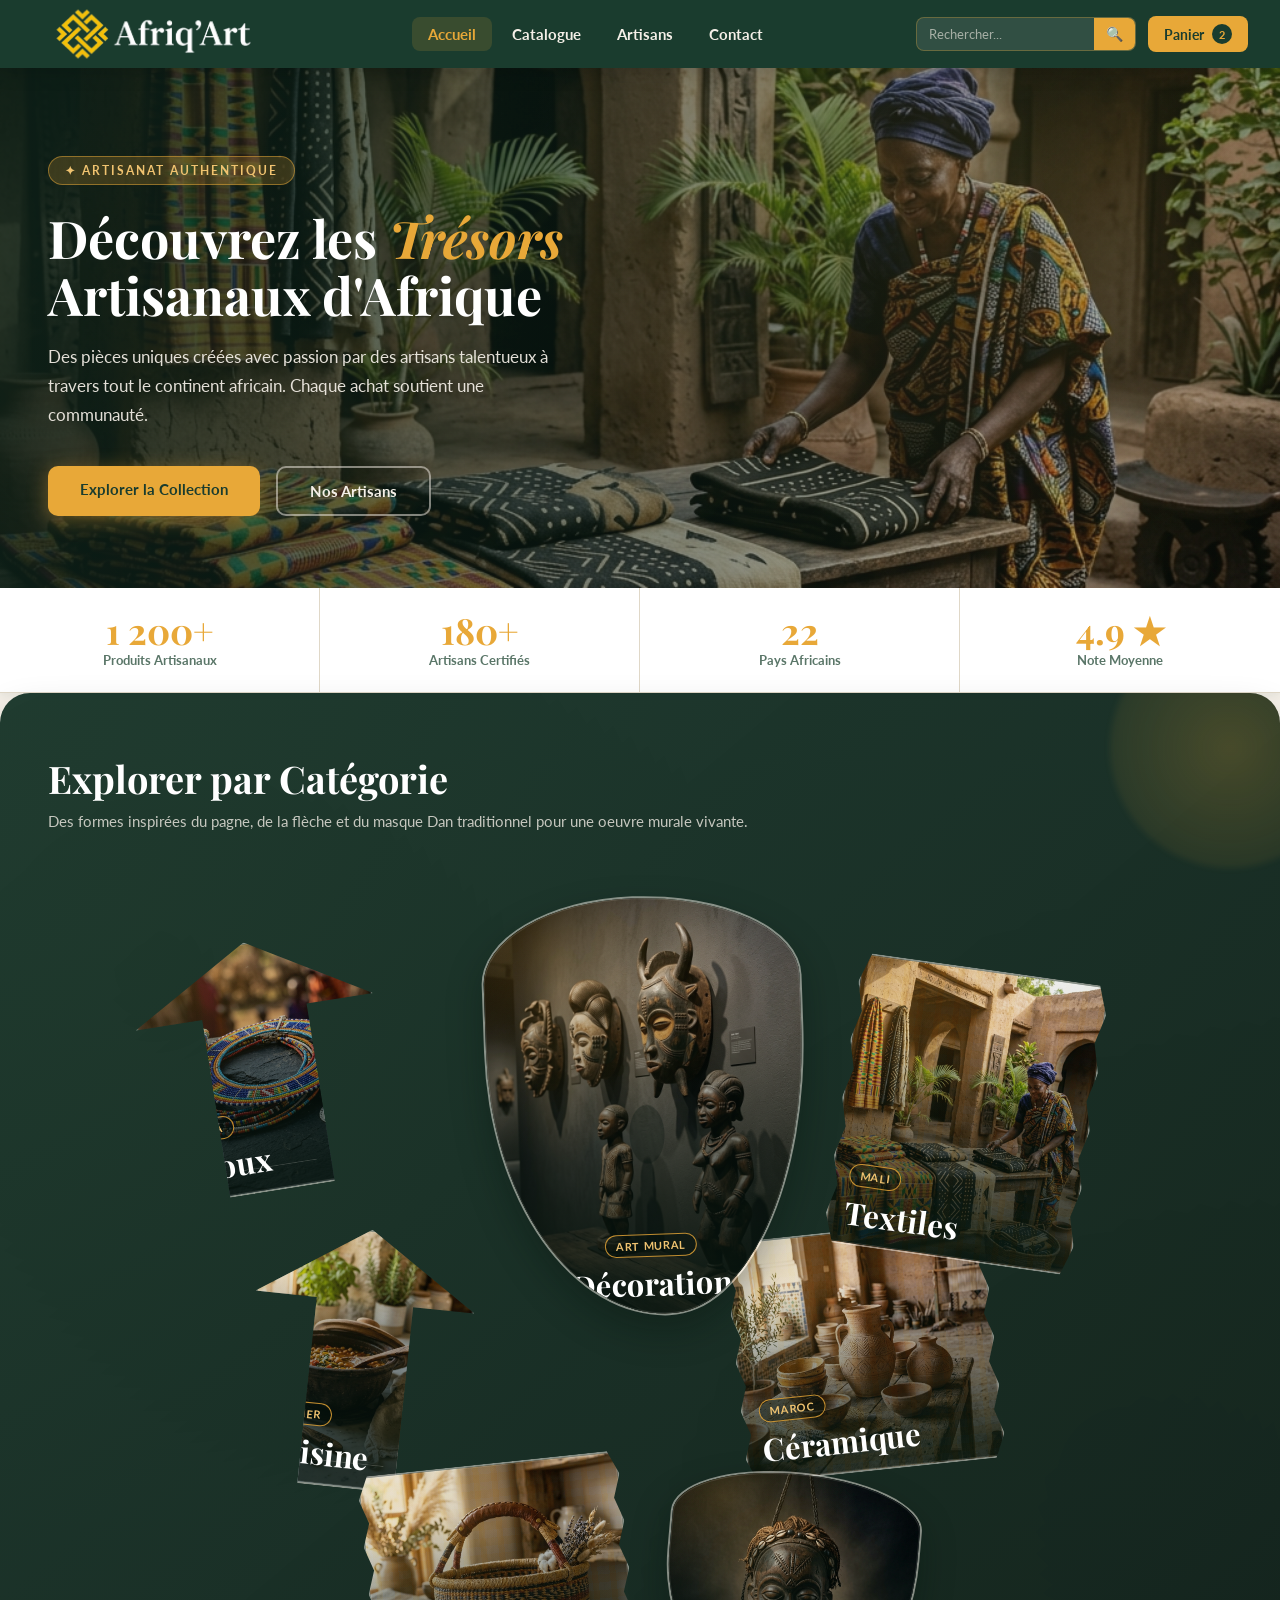
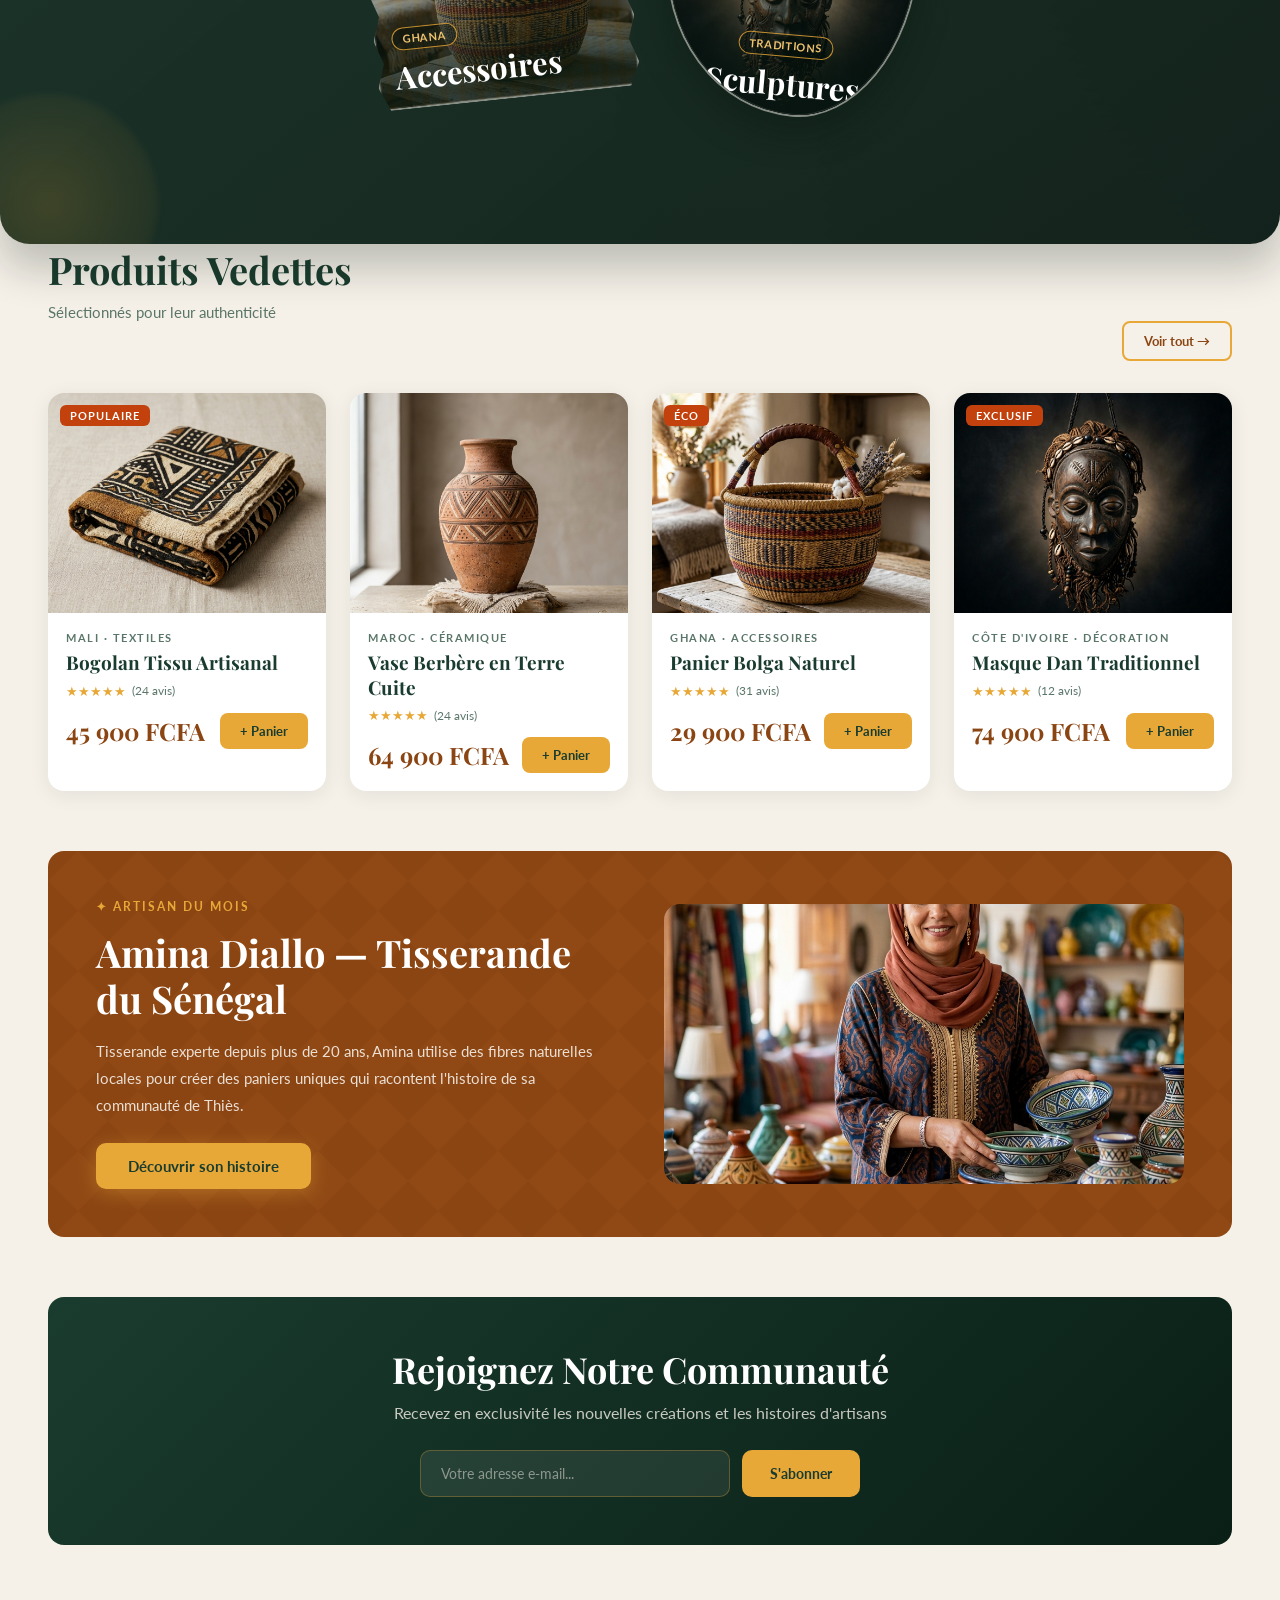
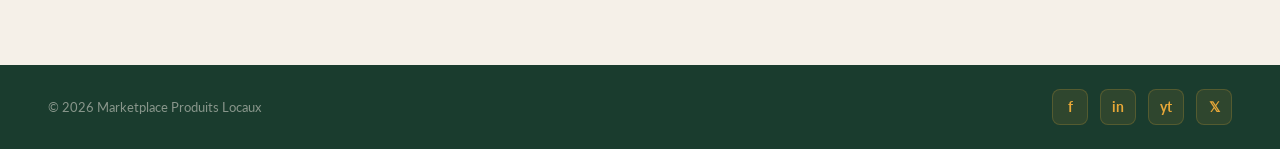
<file: html/index.html>
<!DOCTYPE html>
<html lang="fr">
<head>
    <meta charset="UTF-8">
    <meta name="viewport" content="width=device-width, initial-scale=1.0">
    <title>Afrik'Art - L'Artisanat Africain Authentique</title>
    <link rel="stylesheet" href="../css/global.css">
    <link rel="stylesheet" href="../css/style-index.css">
</head>
<body>
    <nav>
       <div class="lg">
         <a href="index.html" class="nav-logo" aria-label="Afriq'Art">
            <img class="nav-logo-image" src="../images/Logo_design_for_202604022210-removebg-preview.png" alt="Logo Afriq'Art">
        </a>
       </div>
        <div class="nav-links">
            <a href="index.html" class="nav-btn active">Accueil</a>
            <a href="catalogue.html" class="nav-btn">Catalogue</a>
            <a href="sellers.html" class="nav-btn">Artisans</a>
            <a href="contact.html" class="nav-btn">Contact</a>
        </div>
        <div class="nav-actions">
            <!-- ID "search-input-catalogue-bar" can be used here or in catalogue, prompt says "haut".
                 We will also use it in catalogue just in case, but let's put it here for the global search. -->
            <div class="nav-search-box">
                <input type="text" placeholder="Rechercher...">
                <button>🔍</button>
            </div>
            <a href="cart.html" class="cart-btn">
                Panier <span class="cart-count">2</span>
            </a>
        </div>
    </nav>

    <main>
        <div class="hero">
            <div class="hero-media-slider" id="hero-media-slider" aria-hidden="true">
                <video class="hero-bg-video" autoplay muted loop playsinline preload="auto" poster="../images/cat_textiles.png">
                    <source src="../video%20hero%20section/African_handcrafted_products_202604022111.mp4" type="video/mp4">
                </video>
            </div>
            <div class="hero-gradient-overlay" aria-hidden="true"></div>
            <div class="hero-content">
                <div class="hero-tag">✦ Artisanat Authentique</div>
                <h1>Découvrez les <em>Trésors</em> Artisanaux d'Afrique</h1>
                <p>Des pièces uniques créées avec passion par des artisans talentueux à travers tout le continent africain. Chaque achat soutient une communauté.</p>
                <div class="hero-buttons">
                    <a href="catalogue.html" class="btn-primary">Explorer la Collection</a>
                    <a href="sellers.html" class="btn-outline">Nos Artisans</a>
                </div>
            </div>
        </div>

        <div class="stats-bar">
            <div class="stat-item"><div class="stat-number">1 200+</div><div class="stat-label">Produits Artisanaux</div></div>
            <div class="stat-item"><div class="stat-number">180+</div><div class="stat-label">Artisans Certifiés</div></div>
            <div class="stat-item"><div class="stat-number">22</div><div class="stat-label">Pays Africains</div></div>
            <div class="stat-item"><div class="stat-number">4.9 ★</div><div class="stat-label">Note Moyenne</div></div>
        </div>

        <div class="section categories-showcase-section">
            <div class="section-title">Explorer par Catégorie</div>
            <div class="section-sub">Des formes inspirées du pagne, de la flèche et du masque Dan traditionnel pour une oeuvre murale vivante.</div>
            <div class="mural-cascade">
                <a href="catalogue.html" class="mural-piece shape-mask-dan" style="--x:37%;--y:4%;--w:320px;--h:420px;--rot:-2deg;--z:8;--delay:0ms;">
                    <img src="../images/cat_decoration.png" alt="Décoration artisanale">
                    <div class="mural-overlay"></div>
                    <div class="mural-meta"><span class="mural-chip">Art mural</span><h3>Décoration</h3></div>
                </a>
                <a href="catalogue.html" class="mural-piece shape-fleche" style="--x:8%;--y:9%;--w:240px;--h:250px;--rot:-9deg;--z:7;--delay:100ms;">
                    <img src="../images/cat_jewelry.png" alt="Bijoux africains">
                    <div class="mural-overlay"></div>
                    <div class="mural-meta"><span class="mural-chip">Kenya</span><h3>Bijoux</h3></div>
                </a>
                <a href="catalogue.html" class="mural-piece shape-pagne" style="--x:67%;--y:12%;--w:250px;--h:292px;--rot:8deg;--z:7;--delay:200ms;">
                    <img src="../images/cat_textiles.png" alt="Textiles artisanaux">
                    <div class="mural-overlay"></div>
                    <div class="mural-meta"><span class="mural-chip">Mali</span><h3>Textiles</h3></div>
                </a>
                <a href="catalogue.html" class="mural-piece shape-fleche" style="--x:17%;--y:41%;--w:220px;--h:260px;--rot:6deg;--z:6;--delay:300ms;">
                    <img src="../images/cat_kitchen.png" alt="Cuisine artisanale">
                    <div class="mural-overlay"></div>
                    <div class="mural-meta"><span class="mural-chip">Atelier</span><h3>Cuisine</h3></div>
                </a>
                <a href="catalogue.html" class="mural-piece shape-pagne" style="--x:58%;--y:41%;--w:260px;--h:242px;--rot:-6deg;--z:6;--delay:400ms;">
                    <img src="../images/cat_ceramics.png" alt="Céramique d'art">
                    <div class="mural-overlay"></div>
                    <div class="mural-meta"><span class="mural-chip">Maroc</span><h3>Céramique</h3></div>
                </a>
                <a href="catalogue.html" class="mural-piece shape-pagne" style="--x:27%;--y:67%;--w:262px;--h:236px;--rot:-6deg;--z:9;--delay:500ms;">
                    <img src="../images/product-panier-bolga.jpg" alt="Accessoires en fibres">
                    <div class="mural-overlay"></div>
                    <div class="mural-meta"><span class="mural-chip">Ghana</span><h3>Accessoires</h3></div>
                </a>
                <a href="catalogue.html" class="mural-piece shape-mask-dan" style="--x:52%;--y:68%;--w:252px;--h:244px;--rot:5deg;--z:10;--delay:600ms;">
                    <img src="../images/product-masque-dan.jpg" alt="Sculptures traditionnelles">
                    <div class="mural-overlay"></div>
                    <div class="mural-meta"><span class="mural-chip">Traditions</span><h3>Sculptures</h3></div>
                </a>
            </div>
        </div>

        <div class="section" style="padding-top:0">
            <div class="section-header">
                <div><div class="section-title">Produits Vedettes</div><div class="section-sub">Sélectionnés pour leur authenticité</div></div>
                <a href="catalogue.html" class="view-all-btn">Voir tout →</a>
            </div>
            <div class="products-grid">
                <a href="product.html?id=1" class="product-card">
                    <div class="product-badge">Populaire</div>
                    <div class="product-img"><img src="../images/product-bogolan.jpg" alt="Bogolan"></div>
                    <div class="product-info">
                        <div class="product-origin">Mali · Textiles</div>
                        <h3 class="product-card-title-text">Bogolan Tissu Artisanal</h3>
                        <div class="product-rating"><span class="stars">★★★★★</span><span class="rating-count">(24 avis)</span></div>
                        <div class="product-footer">
                            <div class="product-price">45 900 FCFA</div>
                            <button class="add-btn">+ Panier</button>
                        </div>
                    </div>
                </a>
                <a href="product.html?id=2" class="product-card">
                    <div class="product-img"><img src="../images/product-vase-berbere.jpg" alt="Vase Berber"></div>
                    <div class="product-info">
                        <div class="product-origin">Maroc · Céramique</div>
                        <h3 class="product-card-title-text">Vase Berbère en Terre Cuite</h3>
                        <div class="product-rating"><span class="stars">★★★★★</span><span class="rating-count">(24 avis)</span></div>
                        <div class="product-footer">
                            <div class="product-price">64 900 FCFA</div>
                            <button class="add-btn">+ Panier</button>
                        </div>
                    </div>
                </a>
                <a href="product.html?id=4" class="product-card">
                    <div class="product-badge">Éco</div>
                    <div class="product-img"><img src="../images/product-panier-bolga.jpg" alt="Panier Bolga"></div>
                    <div class="product-info">
                        <div class="product-origin">Ghana · Accessoires</div>
                        <h3 class="product-card-title-text">Panier Bolga Naturel</h3>
                        <div class="product-rating"><span class="stars">★★★★★</span><span class="rating-count">(31 avis)</span></div>
                        <div class="product-footer">
                            <div class="product-price">29 900 FCFA</div>
                            <button class="add-btn">+ Panier</button>
                        </div>
                    </div>
                </a>
                <a href="product.html?id=5" class="product-card">
                    <div class="product-badge">Exclusif</div>
                    <div class="product-img"><img src="../images/product-masque-dan.jpg" alt="Masque Dan"></div>
                    <div class="product-info">
                        <div class="product-origin">Côte d'Ivoire · Décoration</div>
                        <h3 class="product-card-title-text">Masque Dan Traditionnel</h3>
                        <div class="product-rating"><span class="stars">★★★★★</span><span class="rating-count">(12 avis)</span></div>
                        <div class="product-footer">
                            <div class="product-price">74 900 FCFA</div>
                            <button class="add-btn">+ Panier</button>
                        </div>
                    </div>
                </a>
            </div>
        </div>

        <div class="section" style="padding-top:0">
            <div class="spotlight">
                <div class="spotlight-text">
                    <span class="spotlight-tag">✦ Artisan du Mois</span>
                    <h2>Amina Diallo — Tisserande du Sénégal</h2>
                    <p>Tisserande experte depuis plus de 20 ans, Amina utilise des fibres naturelles locales pour créer des paniers uniques qui racontent l'histoire de sa communauté de Thiès.</p>
                    <a href="sellers.html" class="btn-primary">Découvrir son histoire</a>
                </div>
                <div class="spotlight-img"><img src="../images/seller-woman-ceramics.jpg" alt="Amina Diallo" style="width:100%;height:100%;object-fit:cover;border-radius:var(--radius)"></div>
            </div>
        </div>

        <div class="section" style="padding-top:0">
            <div class="newsletter">
                <h2>Rejoignez Notre Communauté</h2>
                <p>Recevez en exclusivité les nouvelles créations et les histoires d'artisans</p>
                <div class="newsletter-form">
                    <input type="email" placeholder="Votre adresse e-mail...">
                    <button type="button">S'abonner</button>
                </div>
            </div>
        </div>
    </main>

    <footer>
       
        <div style="font-size:13px;color:rgba(245,240,232,.5)">© 2026 Marketplace Produits Locaux</div>
        <div class="footer-socials">
            <div class="social-icon">f</div><div class="social-icon">in</div><div class="social-icon">yt</div><div class="social-icon">𝕏</div>
        </div>
    </footer>
</body>
</html>
</file>
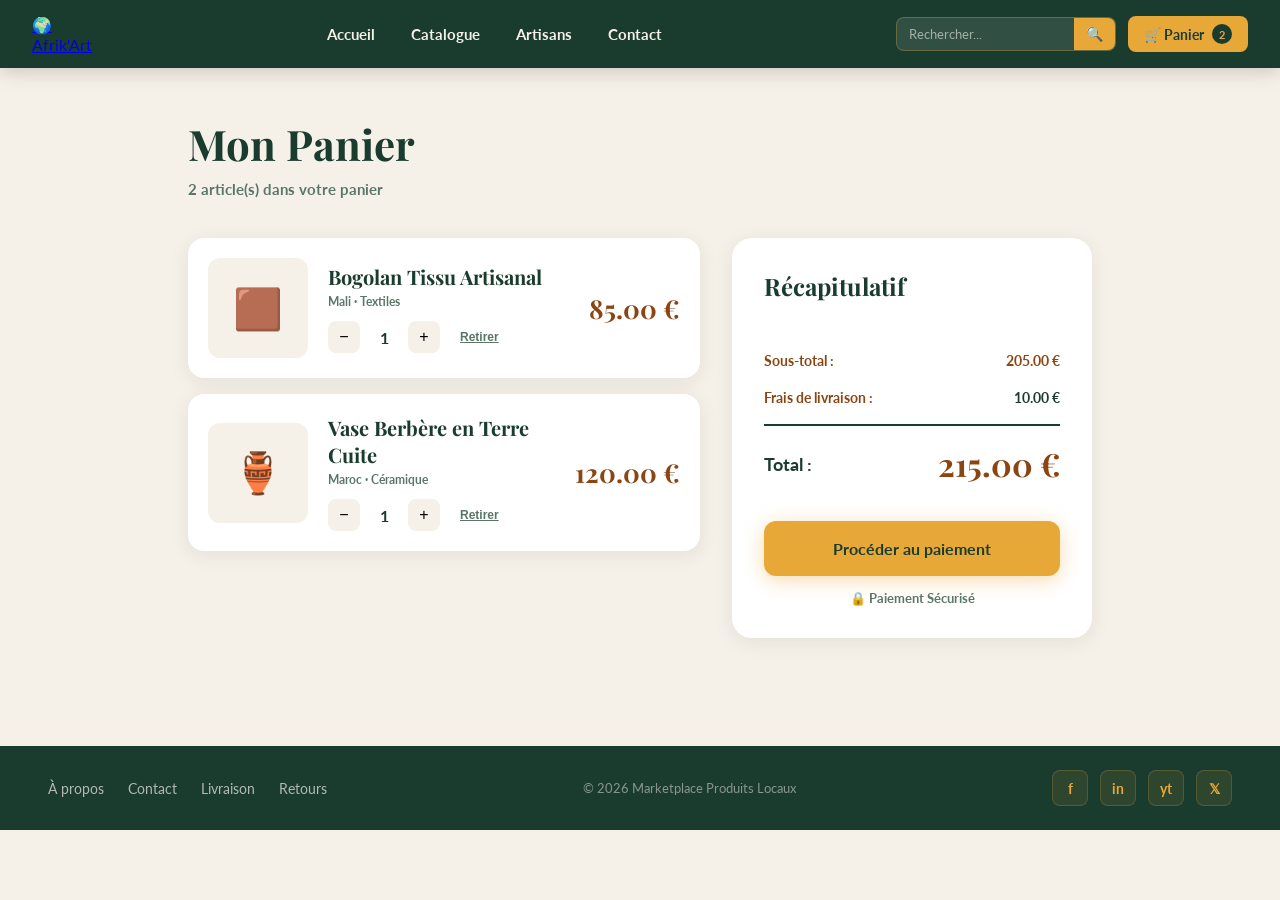
<file: cart.html>
<!DOCTYPE html>
<html lang="fr">
<head>
    <meta charset="UTF-8">
    <meta name="viewport" content="width=device-width, initial-scale=1.0">
    <title>Mon Panier - Afrik'Art</title>
    <link rel="stylesheet" href="css/global.css">
    <link rel="stylesheet" href="css/style-cart.css">
</head>
<body>
    <nav>
        <a href="index.html" class="nav-logo">
            <div class="nav-logo-icon">🌍</div>
            Afrik<span>'Art</span>
        </a>
        <div class="nav-links">
            <a href="index.html" class="nav-btn">Accueil</a>
            <a href="catalogue.html" class="nav-btn">Catalogue</a>
            <a href="sellers.html" class="nav-btn">Artisans</a>
            <a href="contact.html" class="nav-btn">Contact</a>
        </div>
        <div class="nav-actions">
            <div class="nav-search-box">
                <input type="text" placeholder="Rechercher...">
                <button>🔍</button>
            </div>
            <a href="cart.html" class="cart-btn active">
                🛒 Panier <span class="cart-count">2</span>
            </a>
        </div>
    </nav>

    <main class="cart-page">
        <h1>Mon Panier</h1>
        <div class="cart-subtitle">2 article(s) dans votre panier</div>

        <div class="cart-layout">
            <div class="cart-items">
                <!-- REQUIS: class="cart-item-price-display" -->
                <div class="cart-item">
                    <div class="cart-item-img">🟫</div>
                    <div class="cart-item-info">
                        <div class="cart-item-name">Bogolan Tissu Artisanal</div>
                        <div class="cart-item-origin">Mali · Textiles</div>
                        <div class="cart-item-controls">
                            <button class="cart-qty-btn">−</button>
                            <span class="cart-qty">1</span>
                            <button class="cart-qty-btn">+</button>
                            <button class="cart-remove">Retirer</button>
                        </div>
                    </div>
                    <div class="cart-item-price-display">85.00 €</div>
                </div>

                <div class="cart-item">
                    <div class="cart-item-img">🏺</div>
                    <div class="cart-item-info">
                        <div class="cart-item-name">Vase Berbère en Terre Cuite</div>
                        <div class="cart-item-origin">Maroc · Céramique</div>
                        <div class="cart-item-controls">
                            <button class="cart-qty-btn">−</button>
                            <span class="cart-qty">1</span>
                            <button class="cart-qty-btn">+</button>
                            <button class="cart-remove">Retirer</button>
                        </div>
                    </div>
                    <div class="cart-item-price-display">120.00 €</div>
                </div>
            </div>

            <div class="cart-summary">
                <h2>Récapitulatif</h2>
                <div class="summary-line">
                    <span class="summary-line-label">Sous-total :</span>
                    <span class="summary-line-value" style="color:var(--secondary-brown)">205.00 €</span>
                </div>
                <div class="summary-line">
                    <span class="summary-line-label">Frais de livraison :</span>
                    <span class="summary-line-value">10.00 €</span>
                </div>
                <div class="summary-total">
                    <span class="summary-total-label">Total :</span>
                    <span class="summary-total-value">215.00 €</span>
                </div>
                <button class="checkout-btn">Procéder au paiement</button>
                <div class="secure-badge">🔒 Paiement Sécurisé</div>
            </div>
        </div>
    </main>

    <footer>
        <div class="footer-links">
            <a href="#">À propos</a>
            <a href="contact.html">Contact</a>
            <a href="#">Livraison</a>
            <a href="#">Retours</a>
        </div>
        <div style="font-size:13px;color:rgba(245,240,232,.5)">© 2026 Marketplace Produits Locaux</div>
        <div class="footer-socials">
            <div class="social-icon">f</div><div class="social-icon">in</div><div class="social-icon">yt</div><div class="social-icon">𝕏</div>
        </div>
    </footer>
</body>
</html>
</file>
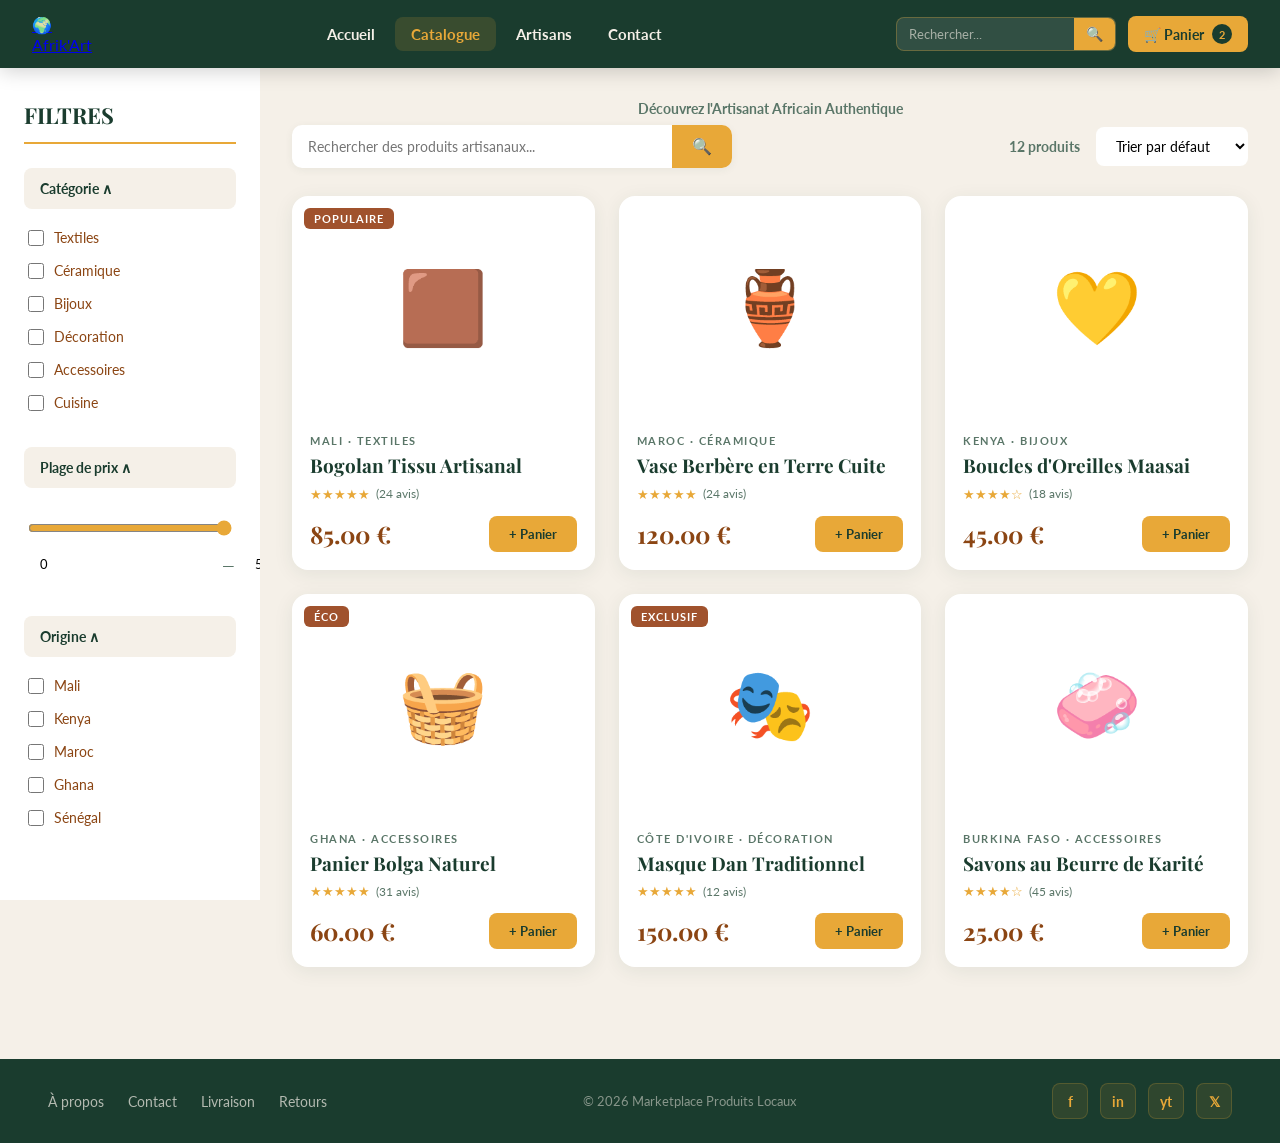
<file: catalogue.html>
<!DOCTYPE html>
<html lang="fr">
<head>
    <meta charset="UTF-8">
    <meta name="viewport" content="width=device-width, initial-scale=1.0">
    <title>Catalogue - Afrik'Art</title>
    <link rel="stylesheet" href="css/global.css">
    <link rel="stylesheet" href="css/style-catalogue.css">
</head>
<body>
    <nav>
        <a href="index.html" class="nav-logo">
            <div class="nav-logo-icon">🌍</div>
            Afrik<span>'Art</span>
        </a>
        <div class="nav-links">
            <a href="index.html" class="nav-btn">Accueil</a>
            <a href="catalogue.html" class="nav-btn active">Catalogue</a>
            <a href="sellers.html" class="nav-btn">Artisans</a>
            <a href="contact.html" class="nav-btn">Contact</a>
        </div>
        <div class="nav-actions">
            <!-- Global header search -->
            <div class="nav-search-box">
                <input type="text" placeholder="Rechercher...">
                <button>🔍</button>
            </div>
            <a href="cart.html" class="cart-btn">
                🛒 Panier <span class="cart-count">2</span>
            </a>
        </div>
    </nav>

    <main>
        <div class="catalogue-layout">
            <aside id="catalogue-sidebar-filters">
                <div class="filters-title">FILTRES</div>
                <div class="filter-group">
                    <button class="filter-group-header">Catégorie ∧</button>
                    <div>
                        <div class="filter-option"><input type="checkbox" id="c1" value="Textiles"><label for="c1">Textiles</label></div>
                        <div class="filter-option"><input type="checkbox" id="c2" value="Céramique"><label for="c2">Céramique</label></div>
                        <div class="filter-option"><input type="checkbox" id="c3" value="Bijoux"><label for="c3">Bijoux</label></div>
                        <div class="filter-option"><input type="checkbox" id="c4" value="Décoration"><label for="c4">Décoration</label></div>
                        <div class="filter-option"><input type="checkbox" id="c5" value="Accessoires"><label for="c5">Accessoires</label></div>
                        <div class="filter-option"><input type="checkbox" id="c6" value="Cuisine"><label for="c6">Cuisine</label></div>
                    </div>
                </div>
                <div class="filter-group">
                    <button class="filter-group-header">Plage de prix ∧</button>
                    <div class="price-range">
                        <input type="range" class="price-slider" min="0" max="500" value="500">
                        <div class="price-inputs">
                            <input type="number" class="price-input" value="0" placeholder="Min">
                            <span style="color:var(--text-light)">—</span>
                            <input type="number" class="price-input" value="500" placeholder="Max">
                        </div>
                    </div>
                </div>
                <div class="filter-group">
                    <button class="filter-group-header">Origine ∧</button>
                    <div>
                        <div class="filter-option"><input type="checkbox" id="o1" value="Mali"><label for="o1">Mali</label></div>
                        <div class="filter-option"><input type="checkbox" id="o2" value="Kenya"><label for="o2">Kenya</label></div>
                        <div class="filter-option"><input type="checkbox" id="o3" value="Maroc"><label for="o3">Maroc</label></div>
                        <div class="filter-option"><input type="checkbox" id="o4" value="Ghana"><label for="o4">Ghana</label></div>
                        <div class="filter-option"><input type="checkbox" id="o5" value="Sénégal"><label for="o5">Sénégal</label></div>
                    </div>
                </div>
            </aside>

            <div class="catalogue-main">
                <div style="text-align:center;margin-bottom:8px;color:var(--text-light);font-size:14px; font-weight:700;">Découvrez l'Artisanat Africain Authentique</div>
                
                <div class="catalogue-header">
                    <!-- REQUIS: id="search-input-catalogue-bar" -->
                    <div id="search-input-catalogue-bar">
                        <input type="text" placeholder="Rechercher des produits artisanaux...">
                        <button>🔍</button>
                    </div>
                    
                    <div style="display:flex;align-items:center;gap:16px;">
                        <span class="result-count">12 produits</span>
                        <select class="sort-select">
                            <option value="default">Trier par défaut</option>
                            <option value="price-asc">Prix croissant</option>
                            <option value="price-desc">Prix décroissant</option>
                            <option value="rating">Meilleures notes</option>
                        </select>
                    </div>
                </div>
                
                <div class="products-grid">
                    <!-- Products -->
                    <a href="product.html" class="product-card">
                        <div class="product-badge">Populaire</div>
                        <div class="product-img">🟫</div>
                        <div class="product-info">
                            <div class="product-origin">Mali · Textiles</div>
                            <h3 class="product-card-title-text">Bogolan Tissu Artisanal</h3>
                            <div class="product-rating"><span class="stars">★★★★★</span><span class="rating-count">(24 avis)</span></div>
                            <div class="product-footer">
                                <div class="product-price">85.00 €</div>
                                <button class="add-btn">+ Panier</button>
                            </div>
                        </div>
                    </a>
                    <a href="product.html" class="product-card">
                        <div class="product-img">🏺</div>
                        <div class="product-info">
                            <div class="product-origin">Maroc · Céramique</div>
                            <h3 class="product-card-title-text">Vase Berbère en Terre Cuite</h3>
                            <div class="product-rating"><span class="stars">★★★★★</span><span class="rating-count">(24 avis)</span></div>
                            <div class="product-footer">
                                <div class="product-price">120.00 €</div>
                                <button class="add-btn">+ Panier</button>
                            </div>
                        </div>
                    </a>
                    <a href="product.html" class="product-card">
                        <div class="product-img">💛</div>
                        <div class="product-info">
                            <div class="product-origin">Kenya · Bijoux</div>
                            <h3 class="product-card-title-text">Boucles d'Oreilles Maasai</h3>
                            <div class="product-rating"><span class="stars">★★★★☆</span><span class="rating-count">(18 avis)</span></div>
                            <div class="product-footer">
                                <div class="product-price">45.00 €</div>
                                <button class="add-btn">+ Panier</button>
                            </div>
                        </div>
                    </a>
                    <a href="product.html" class="product-card">
                        <div class="product-badge">Éco</div>
                        <div class="product-img">🧺</div>
                        <div class="product-info">
                            <div class="product-origin">Ghana · Accessoires</div>
                            <h3 class="product-card-title-text">Panier Bolga Naturel</h3>
                            <div class="product-rating"><span class="stars">★★★★★</span><span class="rating-count">(31 avis)</span></div>
                            <div class="product-footer">
                                <div class="product-price">60.00 €</div>
                                <button class="add-btn">+ Panier</button>
                            </div>
                        </div>
                    </a>
                    <a href="product.html" class="product-card">
                        <div class="product-badge">Exclusif</div>
                        <div class="product-img">🎭</div>
                        <div class="product-info">
                            <div class="product-origin">Côte d'Ivoire · Décoration</div>
                            <h3 class="product-card-title-text">Masque Dan Traditionnel</h3>
                            <div class="product-rating"><span class="stars">★★★★★</span><span class="rating-count">(12 avis)</span></div>
                            <div class="product-footer">
                                <div class="product-price">150.00 €</div>
                                <button class="add-btn">+ Panier</button>
                            </div>
                        </div>
                    </a>
                    <a href="product.html" class="product-card">
                        <div class="product-img">🧼</div>
                        <div class="product-info">
                            <div class="product-origin">Burkina Faso · Accessoires</div>
                            <h3 class="product-card-title-text">Savons au Beurre de Karité</h3>
                            <div class="product-rating"><span class="stars">★★★★☆</span><span class="rating-count">(45 avis)</span></div>
                            <div class="product-footer">
                                <div class="product-price">25.00 €</div>
                                <button class="add-btn">+ Panier</button>
                            </div>
                        </div>
                    </a>
                </div>
            </div>
        </div>
    </main>

    <footer>
        <div class="footer-links">
            <a href="#">À propos</a>
            <a href="contact.html">Contact</a>
            <a href="#">Livraison</a>
            <a href="#">Retours</a>
        </div>
        <div style="font-size:13px;color:rgba(245,240,232,.5)">© 2026 Marketplace Produits Locaux</div>
        <div class="footer-socials">
            <div class="social-icon">f</div><div class="social-icon">in</div><div class="social-icon">yt</div><div class="social-icon">𝕏</div>
        </div>
    </footer>
</body>
</html>
</file>
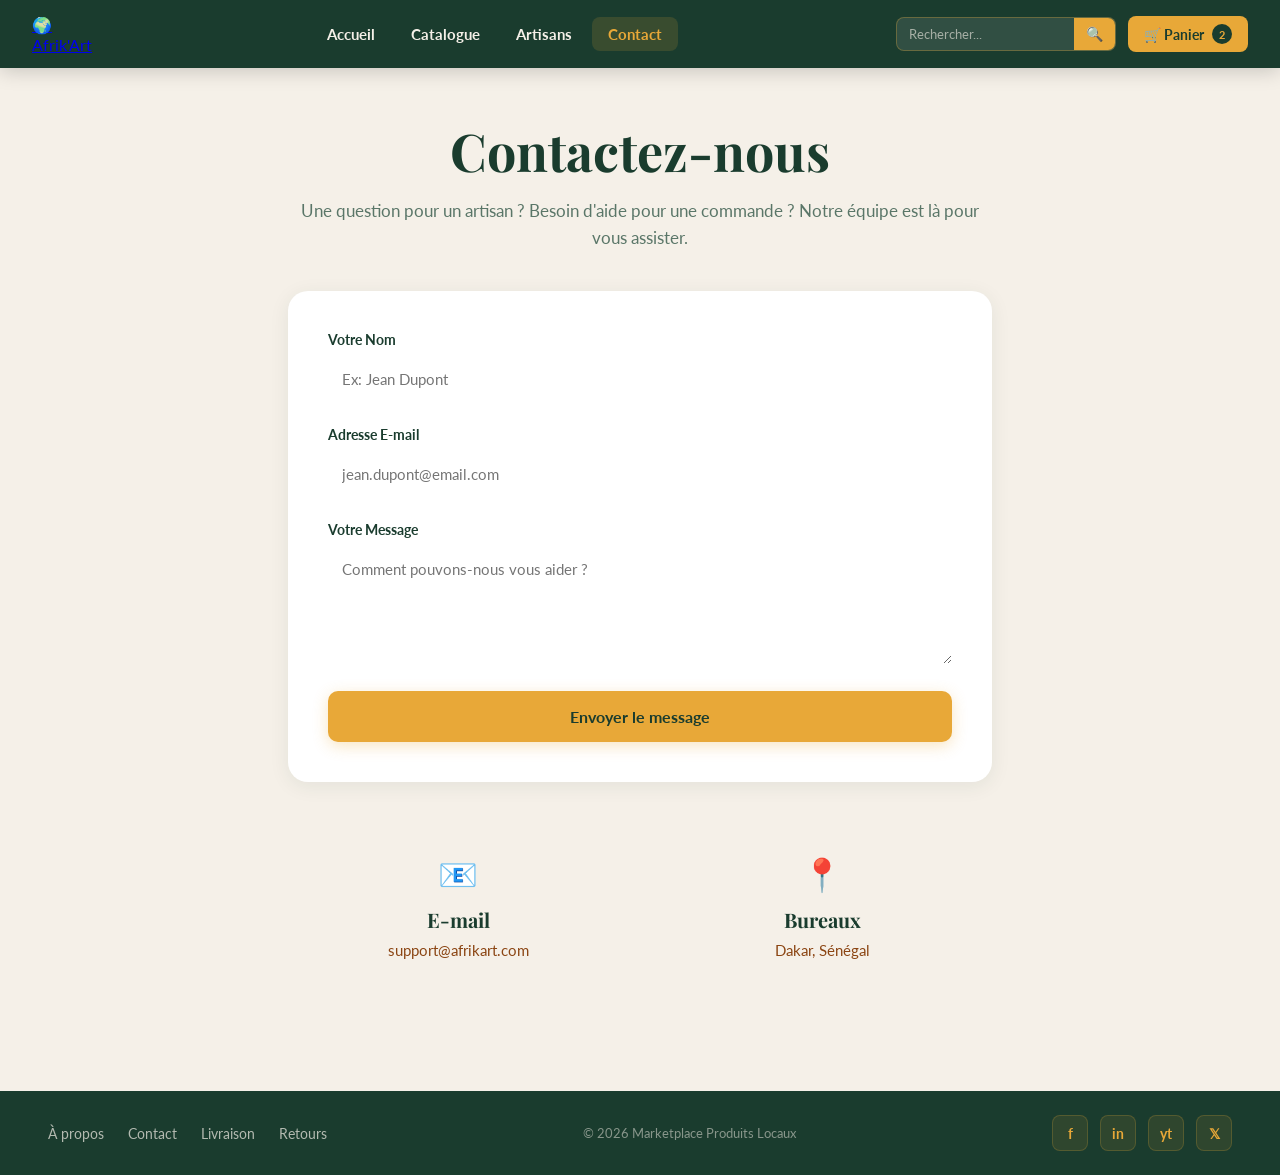
<file: contact.html>
<!DOCTYPE html>
<html lang="fr">
<head>
    <meta charset="UTF-8">
    <meta name="viewport" content="width=device-width, initial-scale=1.0">
    <title>Contact - Afrik'Art</title>
    <link rel="stylesheet" href="css/global.css">
    <link rel="stylesheet" href="css/style-contact.css">
</head>
<body>
    <nav>
        <a href="index.html" class="nav-logo">
            <div class="nav-logo-icon">🌍</div>
            Afrik<span>'Art</span>
        </a>
        <div class="nav-links">
            <a href="index.html" class="nav-btn">Accueil</a>
            <a href="catalogue.html" class="nav-btn">Catalogue</a>
            <a href="sellers.html" class="nav-btn">Artisans</a>
            <a href="contact.html" class="nav-btn active">Contact</a>
        </div>
        <div class="nav-actions">
            <div class="nav-search-box">
                <input type="text" placeholder="Rechercher...">
                <button>🔍</button>
            </div>
            <a href="cart.html" class="cart-btn">
                🛒 Panier <span class="cart-count">2</span>
            </a>
        </div>
    </nav>

    <main class="contact-page">
        <div class="contact-hero">
            <h1>Contactez-nous</h1>
            <p>Une question pour un artisan ? Besoin d'aide pour une commande ? Notre équipe est là pour vous assister.</p>
        </div>

        <div class="contact-form-container">
            <form action="#">
                <div class="form-group">
                    <label for="name">Votre Nom</label>
                    <input type="text" id="name" placeholder="Ex: Jean Dupont">
                </div>
                <div class="form-group">
                    <label for="email">Adresse E-mail</label>
                    <input type="email" id="email" placeholder="jean.dupont@email.com">
                </div>
                <div class="form-group">
                    <label for="message">Votre Message</label>
                    <textarea id="message" rows="5" placeholder="Comment pouvons-nous vous aider ?"></textarea>
                </div>
                <button type="submit" class="submit-btn" onclick="event.preventDefault(); alert('Message envoyé !');">Envoyer le message</button>
            </form>
        </div>

        <div class="contact-info-grid">
            <div class="contact-info-card">
                <div class="contact-info-icon">📧</div>
                <div class="contact-info-title">E-mail</div>
                <div class="contact-info-text">support@afrikart.com</div>
            </div>
            <div class="contact-info-card">
                <div class="contact-info-icon">📍</div>
                <div class="contact-info-title">Bureaux</div>
                <div class="contact-info-text">Dakar, Sénégal</div>
            </div>
        </div>
    </main>

    <footer>
        <div class="footer-links">
            <a href="#">À propos</a>
            <a href="contact.html">Contact</a>
            <a href="#">Livraison</a>
            <a href="#">Retours</a>
        </div>
        <div style="font-size:13px;color:rgba(245,240,232,.5)">© 2026 Marketplace Produits Locaux</div>
        <div class="footer-socials">
            <div class="social-icon">f</div><div class="social-icon">in</div><div class="social-icon">yt</div><div class="social-icon">𝕏</div>
        </div>
    </footer>
</body>
</html>
</file>
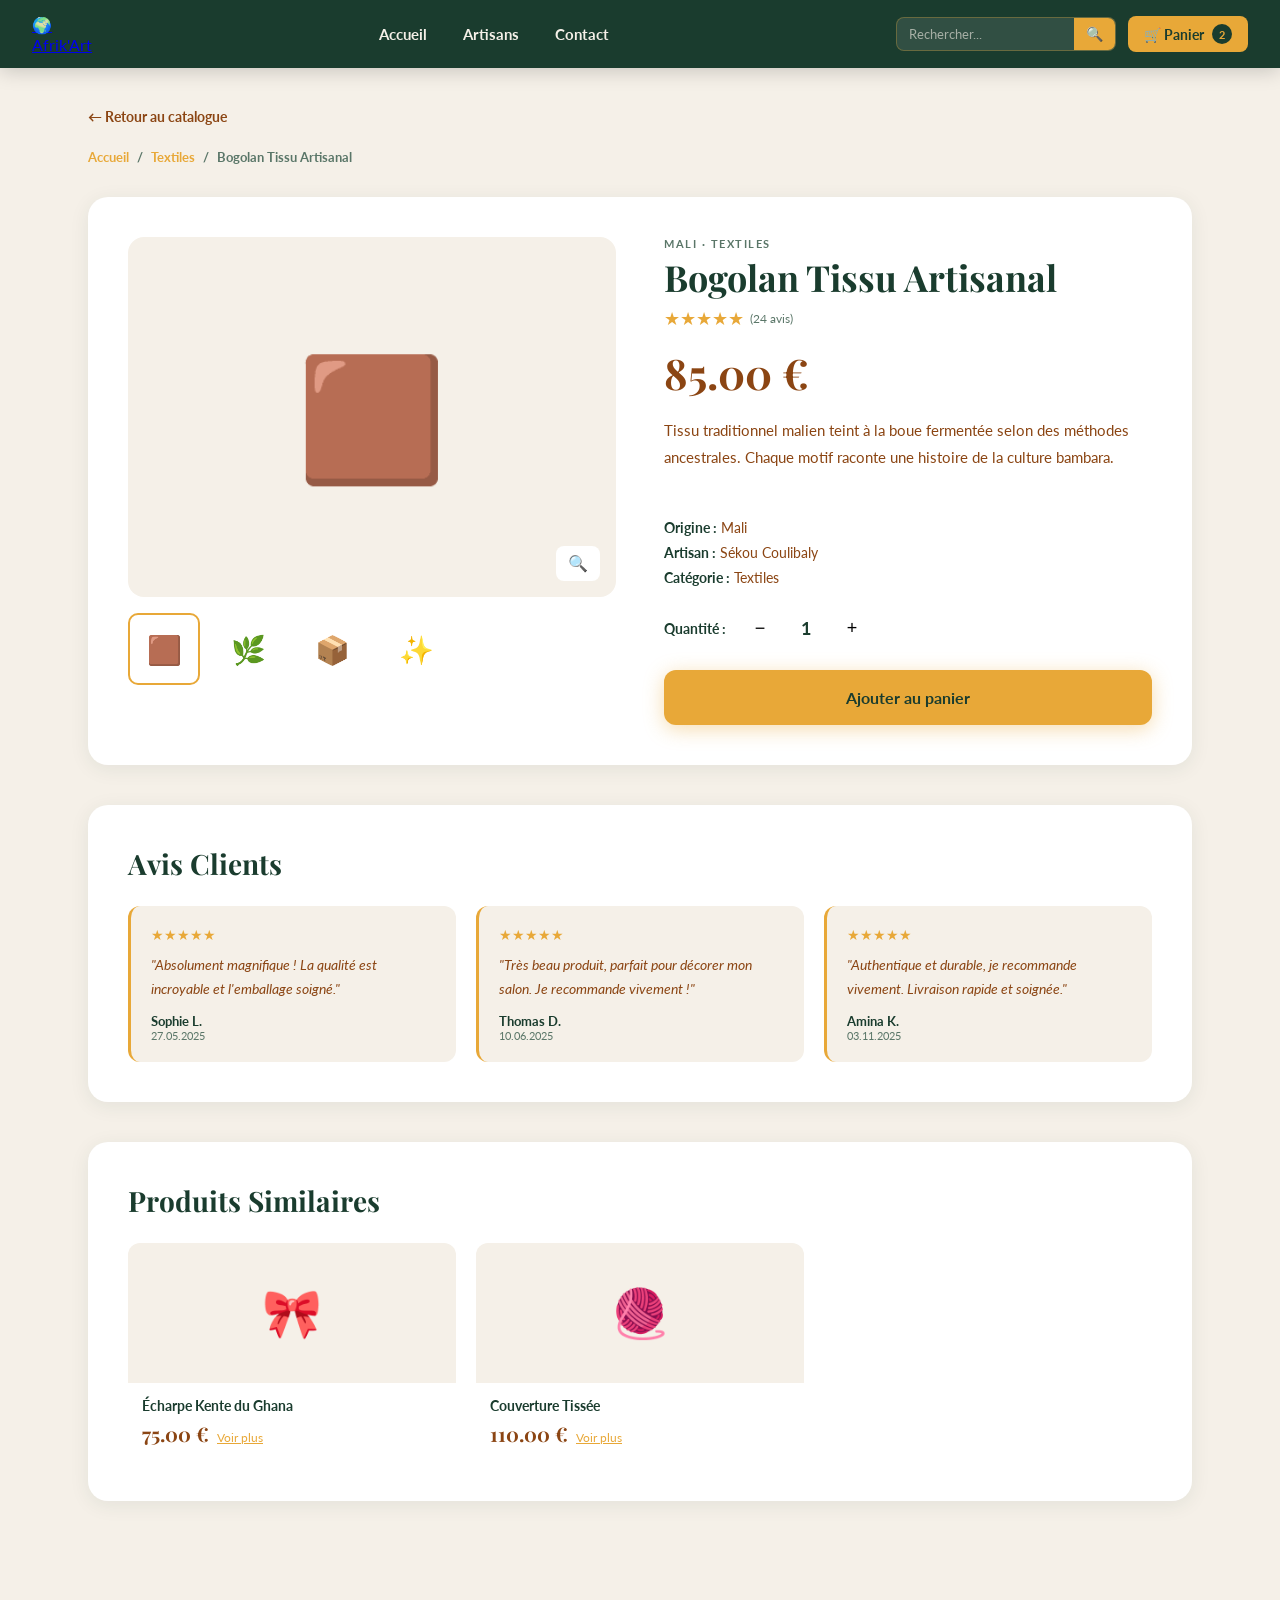
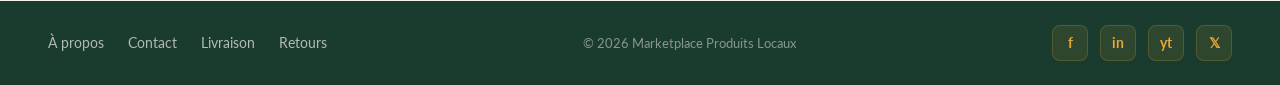
<file: product.html>
<!DOCTYPE html>
<html lang="fr">
<head>
    <meta charset="UTF-8">
    <meta name="viewport" content="width=device-width, initial-scale=1.0">
    <title>Détail Produit - Afrik'Art</title>
    <link rel="stylesheet" href="css/global.css">
    <link rel="stylesheet" href="css/style-product.css">
</head>
<body>
    <nav>
        <a href="index.html" class="nav-logo">
            <div class="nav-logo-icon">🌍</div>
            Afrik<span>'Art</span>
        </a>
        <div class="nav-links">
            <a href="index.html" class="nav-btn">Accueil</a>
            <a href="catalogue.html" class="nav-btn hidden">Catalogue</a>
            <a href="sellers.html" class="nav-btn">Artisans</a>
            <a href="contact.html" class="nav-btn">Contact</a>
        </div>
        <div class="nav-actions">
            <div class="nav-search-box">
                <input type="text" placeholder="Rechercher...">
                <button>🔍</button>
            </div>
            <a href="cart.html" class="cart-btn">
                🛒 Panier <span class="cart-count">2</span>
            </a>
        </div>
    </nav>

    <main class="product-detail-page">
        <a href="catalogue.html" class="back-btn">← Retour au catalogue</a>
        <div class="breadcrumb">
            <a href="index.html">Accueil</a><span>/</span>
            <a href="catalogue.html">Textiles</a><span>/</span>
            <span>Bogolan Tissu Artisanal</span>
        </div>
        
        <div class="product-detail-grid">
            <div>
                <div class="main-img-container">
                    <span style="font-size:120px">🟫</span>
                    <button class="zoom-btn">🔍</button>
                </div>
                <div class="thumb-strip">
                    <div class="thumb active">🟫</div>
                    <div class="thumb">🌿</div>
                    <div class="thumb">📦</div>
                    <div class="thumb">✨</div>
                </div>
            </div>
            <div class="product-detail-info">
                <div style="font-size: 11px; text-transform: uppercase; letter-spacing: 1.5px; color: var(--text-light); font-weight: 700; margin-bottom: 6px;">Mali · Textiles</div>
                <h1>Bogolan Tissu Artisanal</h1>
                <div style="display: flex; align-items: center; gap: 6px; margin-bottom: 12px;">
                    <span style="color: var(--gold); font-size: 18px;">★★★★★</span>
                    <span style="font-size: 12px; color: var(--text-light);">(24 avis)</span>
                </div>
                <div class="detail-price">85.00 €</div>
                <div class="detail-desc">Tissu traditionnel malien teint à la boue fermentée selon des méthodes ancestrales. Chaque motif raconte une histoire de la culture bambara.</div>
                <div class="detail-meta">
                    <p><strong>Origine :</strong> Mali</p>
                    <p><strong>Artisan :</strong> Sékou Coulibaly</p>
                    <p><strong>Catégorie :</strong> Textiles</p>
                </div>
                <div class="qty-selector">
                    <span class="qty-label">Quantité :</span>
                    <div class="qty-controls">
                        <button class="qty-btn">−</button>
                        <span class="qty-num">1</span>
                        <button class="qty-btn">+</button>
                    </div>
                </div>
                <button class="add-to-cart-btn">Ajouter au panier</button>
            </div>
        </div>

        <div class="reviews-section">
            <h2>Avis Clients</h2>
            <div class="reviews-grid">
                <div class="review-card">
                    <div class="review-stars">★★★★★</div>
                    <div class="review-text">"Absolument magnifique ! La qualité est incroyable et l'emballage soigné."</div>
                    <div class="review-author">Sophie L.</div>
                    <div class="review-date">27.05.2025</div>
                </div>
                <div class="review-card">
                    <div class="review-stars">★★★★★</div>
                    <div class="review-text">"Très beau produit, parfait pour décorer mon salon. Je recommande vivement !"</div>
                    <div class="review-author">Thomas D.</div>
                    <div class="review-date">10.06.2025</div>
                </div>
                <div class="review-card">
                    <div class="review-stars">★★★★★</div>
                    <div class="review-text">"Authentique et durable, je recommande vivement. Livraison rapide et soignée."</div>
                    <div class="review-author">Amina K.</div>
                    <div class="review-date">03.11.2025</div>
                </div>
            </div>
        </div>

        <div class="similar-section">
            <h2>Produits Similaires</h2>
            <div class="similar-grid">
                <a href="#" class="similar-card">
                    <div class="similar-img">🎀</div>
                    <div class="similar-info">
                        <div class="similar-name">Écharpe Kente du Ghana</div>
                        <div><span class="similar-price">75.00 €</span><span class="similar-link">Voir plus</span></div>
                    </div>
                </a>
                <a href="#" class="similar-card">
                    <div class="similar-img">🧶</div>
                    <div class="similar-info">
                        <div class="similar-name">Couverture Tissée</div>
                        <div><span class="similar-price">110.00 €</span><span class="similar-link">Voir plus</span></div>
                    </div>
                </a>
            </div>
        </div>
    </main>

    <footer>
        <div class="footer-links">
            <a href="#">À propos</a>
            <a href="contact.html">Contact</a>
            <a href="#">Livraison</a>
            <a href="#">Retours</a>
        </div>
        <div style="font-size:13px;color:rgba(245,240,232,.5)">© 2026 Marketplace Produits Locaux</div>
        <div class="footer-socials">
            <div class="social-icon">f</div><div class="social-icon">in</div><div class="social-icon">yt</div><div class="social-icon">𝕏</div>
        </div>
    </footer>
</body>
</html>
</file>
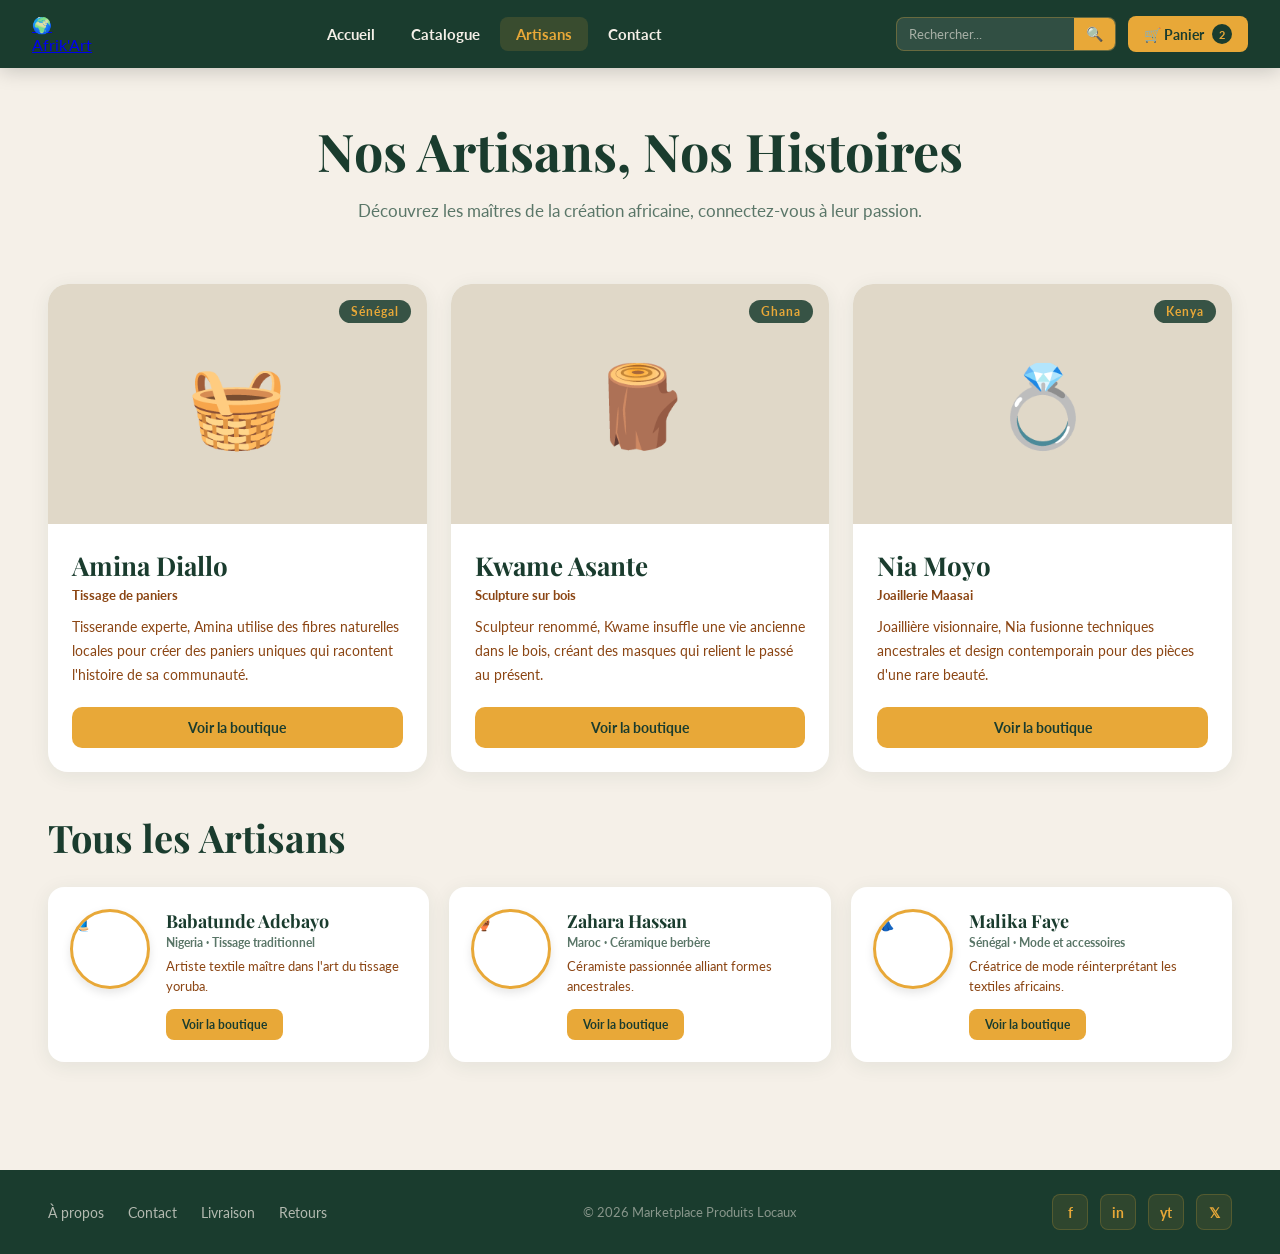
<file: sellers.html>
<!DOCTYPE html>
<html lang="fr">
<head>
    <meta charset="UTF-8">
    <meta name="viewport" content="width=device-width, initial-scale=1.0">
    <title>Nos Artisans - Afrik'Art</title>
    <link rel="stylesheet" href="css/global.css">
    <link rel="stylesheet" href="css/style-sellers.css">
</head>
<body>
    <nav>
        <a href="index.html" class="nav-logo">
            <div class="nav-logo-icon">🌍</div>
            Afrik<span>'Art</span>
        </a>
        <div class="nav-links">
            <a href="index.html" class="nav-btn">Accueil</a>
            <a href="catalogue.html" class="nav-btn">Catalogue</a>
            <a href="sellers.html" class="nav-btn active">Artisans</a>
            <a href="contact.html" class="nav-btn">Contact</a>
        </div>
        <div class="nav-actions">
            <div class="nav-search-box">
                <input type="text" placeholder="Rechercher...">
                <button>🔍</button>
            </div>
            <a href="cart.html" class="cart-btn">
                🛒 Panier <span class="cart-count">2</span>
            </a>
        </div>
    </nav>

    <main class="sellers-page">
        <div class="sellers-hero">
            <h1>Nos Artisans, Nos Histoires</h1>
            <p>Découvrez les maîtres de la création africaine, connectez-vous à leur passion.</p>
        </div>

        <div class="featured-sellers-grid">
            <!-- REQUIS : class="seller-profile-card-item" -->
            <a href="catalogue.html" class="seller-profile-card-item">
                <div class="seller-img-area">
                    <span style="font-size:80px">🧺</span>
                    <div class="seller-country-badge">Sénégal</div>
                </div>
                <div class="featured-seller-info">
                    <h3>Amina Diallo</h3>
                    <div class="seller-specialty">Tissage de paniers</div>
                    <div class="seller-bio">Tisserande experte, Amina utilise des fibres naturelles locales pour créer des paniers uniques qui racontent l'histoire de sa communauté.</div>
                    <button class="voir-btn">Voir la boutique</button>
                </div>
            </a>

            <a href="catalogue.html" class="seller-profile-card-item">
                <div class="seller-img-area">
                    <span style="font-size:80px">🪵</span>
                    <div class="seller-country-badge">Ghana</div>
                </div>
                <div class="featured-seller-info">
                    <h3>Kwame Asante</h3>
                    <div class="seller-specialty">Sculpture sur bois</div>
                    <div class="seller-bio">Sculpteur renommé, Kwame insuffle une vie ancienne dans le bois, créant des masques qui relient le passé au présent.</div>
                    <button class="voir-btn">Voir la boutique</button>
                </div>
            </a>

            <a href="catalogue.html" class="seller-profile-card-item">
                <div class="seller-img-area">
                    <span style="font-size:80px">💍</span>
                    <div class="seller-country-badge">Kenya</div>
                </div>
                <div class="featured-seller-info">
                    <h3>Nia Moyo</h3>
                    <div class="seller-specialty">Joaillerie Maasai</div>
                    <div class="seller-bio">Joaillière visionnaire, Nia fusionne techniques ancestrales et design contemporain pour des pièces d'une rare beauté.</div>
                    <button class="voir-btn">Voir la boutique</button>
                </div>
            </a>
        </div>

        <div style="font-family: var(--font-heading); font-size: 38px; font-weight: 700; color: var(--text-dark); margin-bottom: 24px;">Tous les Artisans</div>
        
        <div class="more-sellers-grid">
            <a href="catalogue.html" class="seller-mini-card">
                <div class="seller-avatar">🧵</div>
                <div class="seller-mini-info">
                    <h4>Babatunde Adebayo</h4>
                    <div class="seller-country">Nigeria · Tissage traditionnel</div>
                    <div class="seller-mini-bio">Artiste textile maître dans l'art du tissage yoruba.</div>
                    <button class="voir-mini-btn">Voir la boutique</button>
                </div>
            </a>
            <a href="catalogue.html" class="seller-mini-card">
                <div class="seller-avatar">🏺</div>
                <div class="seller-mini-info">
                    <h4>Zahara Hassan</h4>
                    <div class="seller-country">Maroc · Céramique berbère</div>
                    <div class="seller-mini-bio">Céramiste passionnée alliant formes ancestrales.</div>
                    <button class="voir-mini-btn">Voir la boutique</button>
                </div>
            </a>
            <a href="catalogue.html" class="seller-mini-card">
                <div class="seller-avatar">👗</div>
                <div class="seller-mini-info">
                    <h4>Malika Faye</h4>
                    <div class="seller-country">Sénégal · Mode et accessoires</div>
                    <div class="seller-mini-bio">Créatrice de mode réinterprétant les textiles africains.</div>
                    <button class="voir-mini-btn">Voir la boutique</button>
                </div>
            </a>
        </div>
    </main>

    <footer>
        <div class="footer-links">
            <a href="#">À propos</a>
            <a href="contact.html">Contact</a>
            <a href="#">Livraison</a>
            <a href="#">Retours</a>
        </div>
        <div style="font-size:13px;color:rgba(245,240,232,.5)">© 2026 Marketplace Produits Locaux</div>
        <div class="footer-socials">
            <div class="social-icon">f</div><div class="social-icon">in</div><div class="social-icon">yt</div><div class="social-icon">𝕏</div>
        </div>
    </footer>
</body>
</html>
</file>
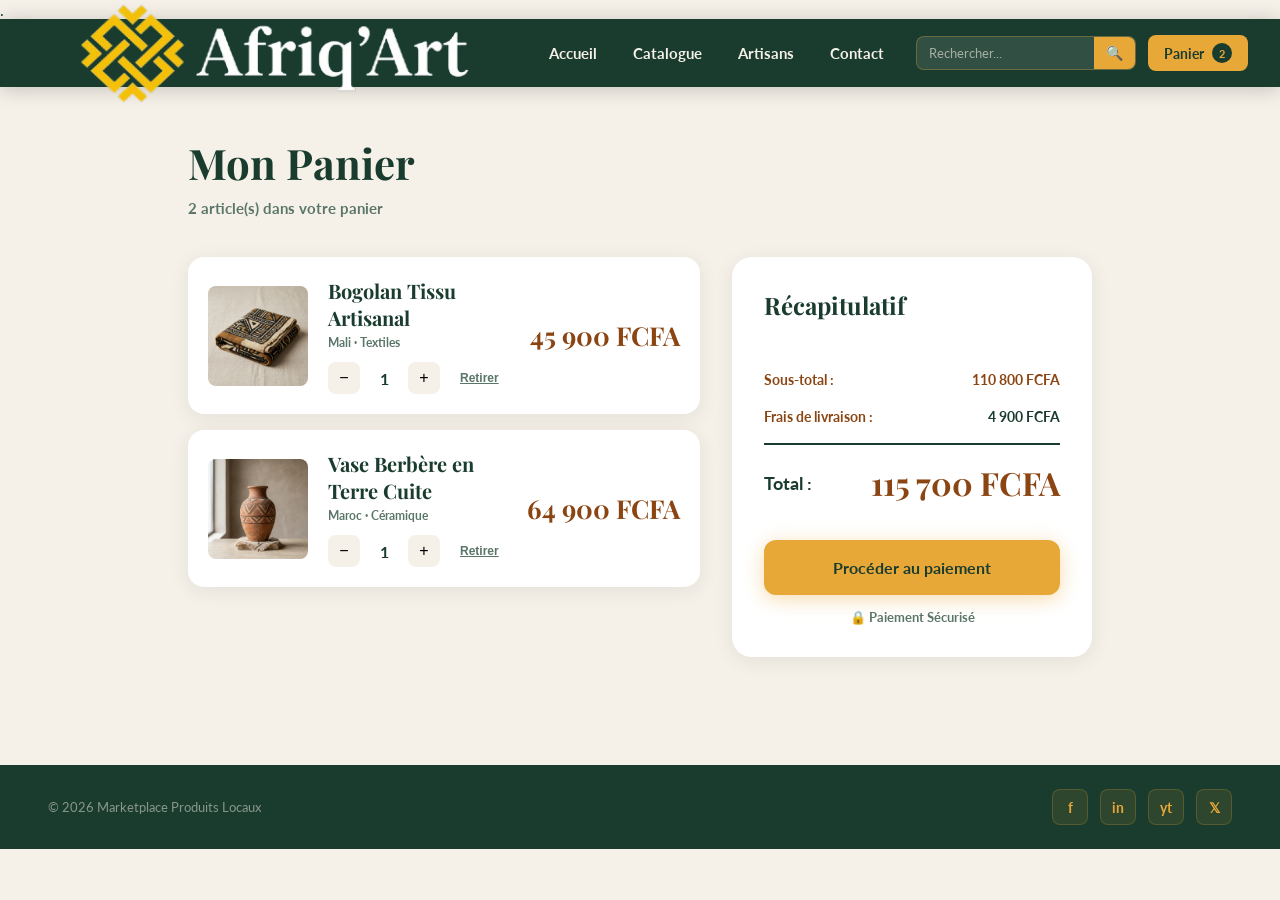
<file: html/cart.html>
<!DOCTYPE html>
<html lang="fr">
<head>
    <meta charset="UTF-8">
    <meta name="viewport" content="width=device-width, initial-scale=1.0">
    <title>Mon Panier - Afrik'Art</title>
    <link rel="stylesheet" href="../css/global.css">
    <link rel="stylesheet" href="../css/style-cart.css">
</head>
<body>
    <!-- Page Panier - Dev C -->.
    <nav>
        <a href="index.html" class="nav-logo" aria-label="Afriq'Art">
            <img class="nav-logo-image" src="../images/Logo_design_for_202604022210-removebg-preview.png" alt="Logo Afriq'Art">
        </a>
        <div class="nav-links">
            <a href="index.html" class="nav-btn">Accueil</a>
            <a href="catalogue.html" class="nav-btn">Catalogue</a>
            <a href="sellers.html" class="nav-btn">Artisans</a>
            <a href="contact.html" class="nav-btn">Contact</a>
        </div>
        <div class="nav-actions">
            <div class="nav-search-box">
                <input type="text" placeholder="Rechercher...">
                <button>🔍</button>
            </div>
            <a href="cart.html" class="cart-btn active">
                Panier <span class="cart-count">2</span>
            </a>
        </div>
    </nav>

    <main class="cart-page">
        <h1>Mon Panier</h1>
        <div class="cart-subtitle">2 article(s) dans votre panier</div>

        <div class="cart-layout">
            <div class="cart-items">
                <!-- REQUIS: class="cart-item-price-display" -->
                <div class="cart-item">
                    <div class="cart-item-img"><img src="../images/product-bogolan.jpg" alt="Bogolan" style="width:100%;height:100%;object-fit:cover;border-radius:8px"></div>
                    <div class="cart-item-info">
                        <div class="cart-item-name">Bogolan Tissu Artisanal</div>
                        <div class="cart-item-origin">Mali · Textiles</div>
                        <div class="cart-item-controls">
                            <button class="cart-qty-btn">−</button>
                            <span class="cart-qty">1</span>
                            <button class="cart-qty-btn">+</button>
                            <button class="cart-remove">Retirer</button>
                        </div>
                    </div>
                    <div class="cart-item-price-display">45 900 FCFA</div>
                </div>

                <div class="cart-item">
                    <div class="cart-item-img"><img src="../images/product-vase-berbere.jpg" alt="Vase" style="width:100%;height:100%;object-fit:cover;border-radius:8px"></div>
                    <div class="cart-item-info">
                        <div class="cart-item-name">Vase Berbère en Terre Cuite</div>
                        <div class="cart-item-origin">Maroc · Céramique</div>
                        <div class="cart-item-controls">
                            <button class="cart-qty-btn">−</button>
                            <span class="cart-qty">1</span>
                            <button class="cart-qty-btn">+</button>
                            <button class="cart-remove">Retirer</button>
                        </div>
                    </div>
                    <div class="cart-item-price-display">64 900 FCFA</div>
                </div>
            </div>

            <div class="cart-summary">
                <h2>Récapitulatif</h2>
                <div class="summary-line">
                    <span class="summary-line-label">Sous-total :</span>
                    <span class="summary-line-value" style="color:var(--secondary-brown)">110 800 FCFA</span>
                </div>
                <div class="summary-line">
                    <span class="summary-line-label">Frais de livraison :</span>
                    <span class="summary-line-value">4 900 FCFA</span>
                </div>
                <div class="summary-total">
                    <span class="summary-total-label">Total :</span>
                    <span class="summary-total-value">115 700 FCFA</span>
                </div>
                <button class="checkout-btn">Procéder au paiement</button>
                <div class="secure-badge">🔒 Paiement Sécurisé</div>
            </div>
        </div>
    </main>

    <footer>
       
        <div style="font-size:13px;color:rgba(245,240,232,.5)">© 2026 Marketplace Produits Locaux</div>
        <div class="footer-socials">
            <div class="social-icon">f</div><div class="social-icon">in</div><div class="social-icon">yt</div><div class="social-icon">𝕏</div>
        </div>
    </footer>
</body>
</html>
</file>
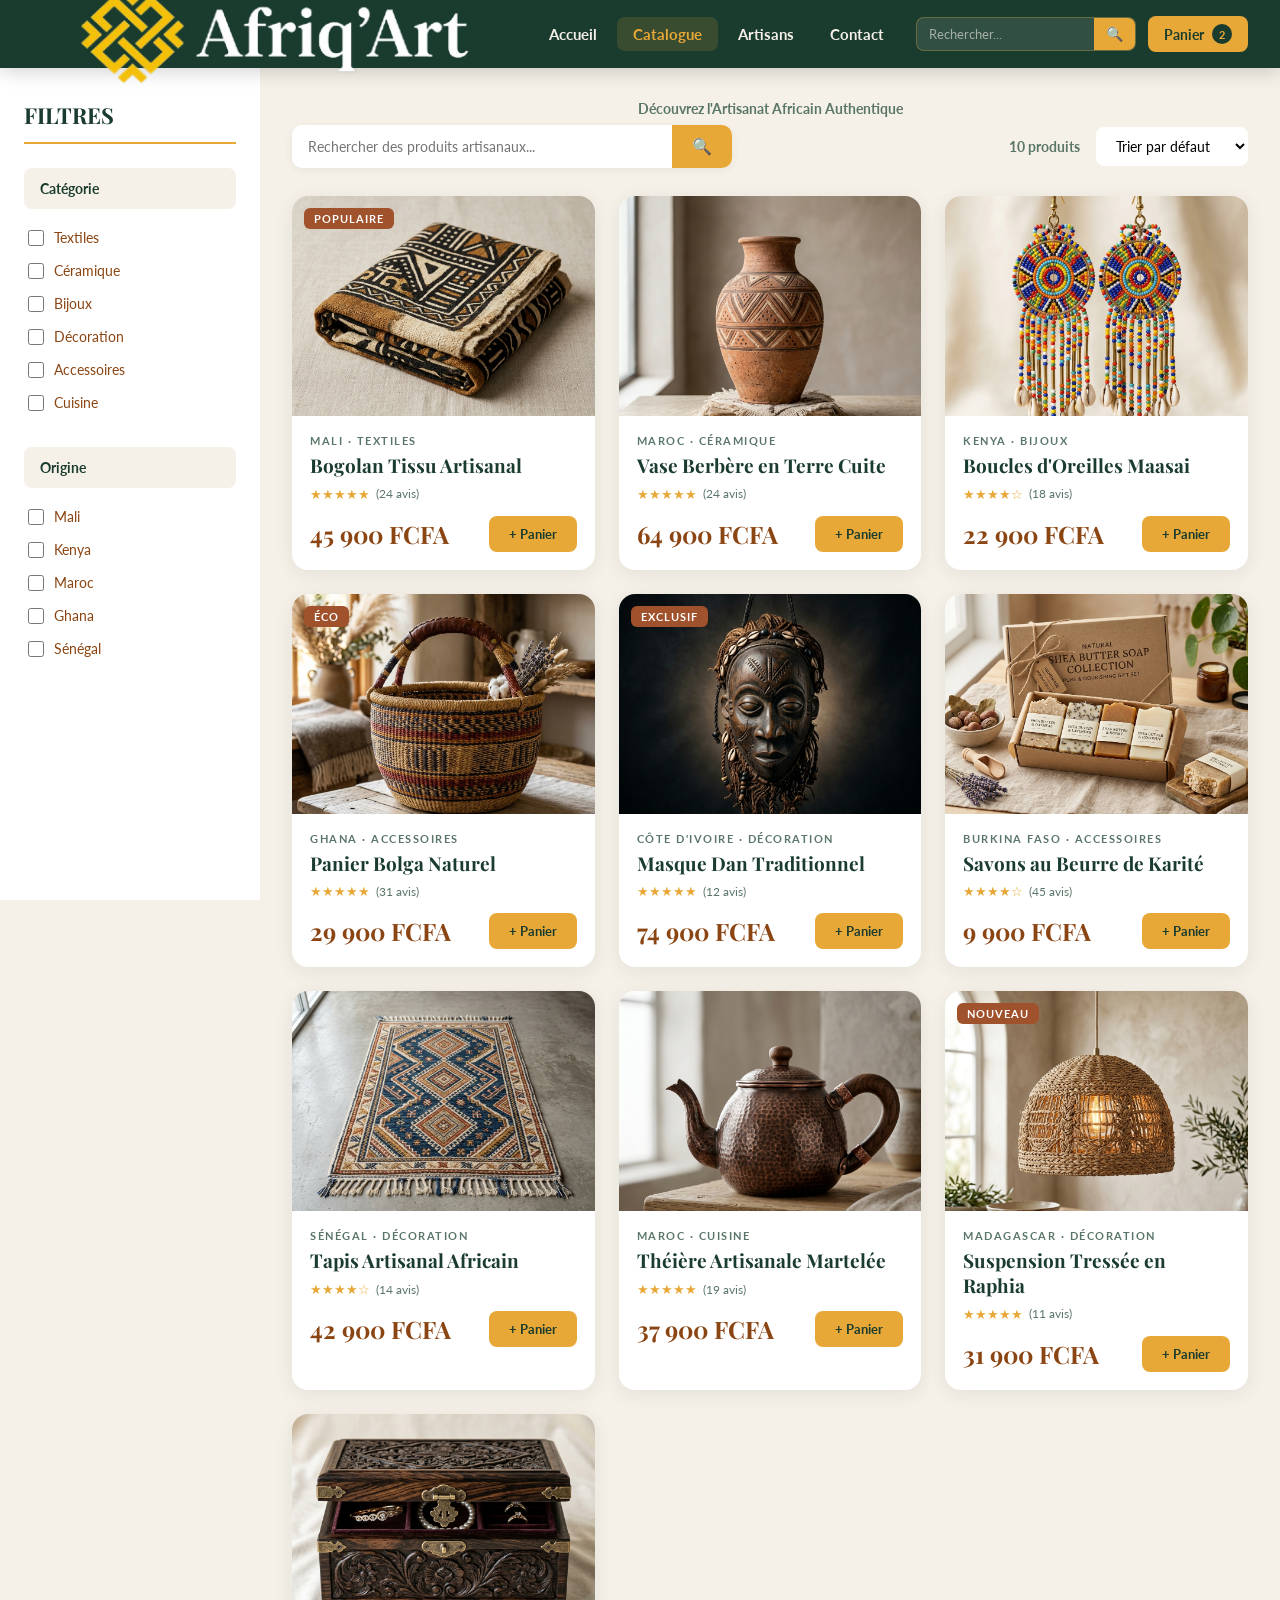
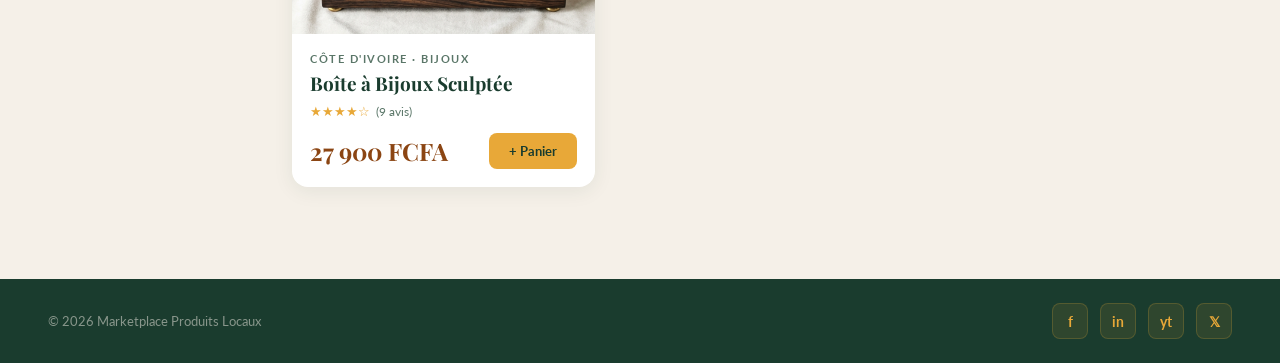
<file: html/catalogue.html>
<!DOCTYPE html>
<html lang="fr">
<head>
    <meta charset="UTF-8">
    <meta name="viewport" content="width=device-width, initial-scale=1.0">
    <title>Catalogue - Afrik'Art</title>
    <link rel="stylesheet" href="../css/global.css">
    <link rel="stylesheet" href="../css/style-catalogue.css">
</head>
<body>
    <nav>
        <a href="index.html" class="nav-logo" aria-label="Afriq'Art">
            <img class="nav-logo-image" src="../images/Logo_design_for_202604022210-removebg-preview.png" alt="Logo Afriq'Art">
        </a>
        <div class="nav-links">
            <a href="index.html" class="nav-btn">Accueil</a>
            <a href="catalogue.html" class="nav-btn active">Catalogue</a>
            <a href="sellers.html" class="nav-btn">Artisans</a>
            <a href="contact.html" class="nav-btn">Contact</a>
        </div>
        <div class="nav-actions">
            <!-- Global header search -->
            <div class="nav-search-box">
                <input type="text" placeholder="Rechercher...">
                <button>🔍</button>
            </div>
            <a href="cart.html" class="cart-btn">
                Panier <span class="cart-count">2</span>
            </a>
        </div>
    </nav>

    <main>
        <div class="catalogue-layout">
            <aside id="catalogue-sidebar-filters">
                <div class="filters-title">FILTRES</div>
                <div class="filter-group">
                    <button class="filter-group-header">Catégorie </button>
                    <div>
                        <div class="filter-option"><input type="checkbox" id="c1" value="Textiles"><label for="c1">Textiles</label></div>
                        <div class="filter-option"><input type="checkbox" id="c2" value="Céramique"><label for="c2">Céramique</label></div>
                        <div class="filter-option"><input type="checkbox" id="c3" value="Bijoux"><label for="c3">Bijoux</label></div>
                        <div class="filter-option"><input type="checkbox" id="c4" value="Décoration"><label for="c4">Décoration</label></div>
                        <div class="filter-option"><input type="checkbox" id="c5" value="Accessoires"><label for="c5">Accessoires</label></div>
                        <div class="filter-option"><input type="checkbox" id="c6" value="Cuisine"><label for="c6">Cuisine</label></div>
                    </div>
                </div>
                
                <div class="filter-group">
                    <button class="filter-group-header">Origine </button>
                    <div>
                        <div class="filter-option"><input type="checkbox" id="o1" value="Mali"><label for="o1">Mali</label></div>
                        <div class="filter-option"><input type="checkbox" id="o2" value="Kenya"><label for="o2">Kenya</label></div>
                        <div class="filter-option"><input type="checkbox" id="o3" value="Maroc"><label for="o3">Maroc</label></div>
                        <div class="filter-option"><input type="checkbox" id="o4" value="Ghana"><label for="o4">Ghana</label></div>
                        <div class="filter-option"><input type="checkbox" id="o5" value="Sénégal"><label for="o5">Sénégal</label></div>
                    </div>
                </div>
            </aside>

            <div class="catalogue-main">
                <div style="text-align:center;margin-bottom:8px;color:var(--text-light);font-size:14px; font-weight:700;">Découvrez l'Artisanat Africain Authentique</div>
                
                <div class="catalogue-header">
                    <!-- REQUIS: id="search-input-catalogue-bar" -->
                    <div id="search-input-catalogue-bar">
                        <input type="text" placeholder="Rechercher des produits artisanaux...">
                        <button>🔍</button>
                    </div>
                    
                    <div style="display:flex;align-items:center;gap:16px;">
                        <span class="result-count">10 produits</span>
                        <select class="sort-select">
                            <option value="default">Trier par défaut</option>
                            <option value="price-asc">Prix croissant</option>
                            <option value="price-desc">Prix décroissant</option>
                            <option value="rating">Meilleures notes</option>
                        </select>
                    </div>
                </div>
                
                <div class="products-grid">
                    <!-- Products -->
                    <a href="product.html?id=1" class="product-card">
                        <div class="product-badge">Populaire</div>
                        <div class="product-img"><img src="../images/product-bogolan.jpg" alt="Bogolan"></div>
                        <div class="product-info">
                            <div class="product-origin">Mali · Textiles</div>
                            <h3 class="product-card-title-text">Bogolan Tissu Artisanal</h3>
                            <div class="product-rating"><span class="stars">★★★★★</span><span class="rating-count">(24 avis)</span></div>
                            <div class="product-footer">
                                <div class="product-price">45 900 FCFA</div>
                                <button class="add-btn">+ Panier</button>
                            </div>
                        </div>
                    </a>
                    <a href="product.html?id=2" class="product-card">
                        <div class="product-img"><img src="../images/product-vase-berbere.jpg" alt="Vase Berber"></div>
                        <div class="product-info">
                            <div class="product-origin">Maroc · Céramique</div>
                            <h3 class="product-card-title-text">Vase Berbère en Terre Cuite</h3>
                            <div class="product-rating"><span class="stars">★★★★★</span><span class="rating-count">(24 avis)</span></div>
                            <div class="product-footer">
                                <div class="product-price">64 900 FCFA</div>
                                <button class="add-btn">+ Panier</button>
                            </div>
                        </div>
                    </a>
                    <a href="product.html?id=3" class="product-card">
                        <div class="product-img"><img src="../images/product-boucles-maasai.jpg" alt="Boucles d'Oreilles Maasai"></div>
                        <div class="product-info">
                            <div class="product-origin">Kenya · Bijoux</div>
                            <h3 class="product-card-title-text">Boucles d'Oreilles Maasai</h3>
                            <div class="product-rating"><span class="stars">★★★★☆</span><span class="rating-count">(18 avis)</span></div>
                            <div class="product-footer">
                                <div class="product-price">22 900 FCFA</div>
                                <button class="add-btn">+ Panier</button>
                            </div>
                        </div>
                    </a>
                    <a href="product.html?id=4" class="product-card">
                        <div class="product-badge">Éco</div>
                        <div class="product-img"><img src="../images/product-panier-bolga.jpg" alt="Panier Bolga"></div>
                        <div class="product-info">
                            <div class="product-origin">Ghana · Accessoires</div>
                            <h3 class="product-card-title-text">Panier Bolga Naturel</h3>
                            <div class="product-rating"><span class="stars">★★★★★</span><span class="rating-count">(31 avis)</span></div>
                            <div class="product-footer">
                                <div class="product-price">29 900 FCFA</div>
                                <button class="add-btn">+ Panier</button>
                            </div>
                        </div>
                    </a>
                    <a href="product.html?id=5" class="product-card">
                        <div class="product-badge">Exclusif</div>
                        <div class="product-img"><img src="../images/product-masque-dan.jpg" alt="Masque Dan"></div>
                        <div class="product-info">
                            <div class="product-origin">Côte d'Ivoire · Décoration</div>
                            <h3 class="product-card-title-text">Masque Dan Traditionnel</h3>
                            <div class="product-rating"><span class="stars">★★★★★</span><span class="rating-count">(12 avis)</span></div>
                            <div class="product-footer">
                                <div class="product-price">74 900 FCFA</div>
                                <button class="add-btn">+ Panier</button>
                            </div>
                        </div>
                    </a>
                    <a href="product.html?id=6" class="product-card">
                        <div class="product-img"><img src="../images/product-savon-karite.jpg" alt="Savons Karité"></div>
                        <div class="product-info">
                            <div class="product-origin">Burkina Faso · Accessoires</div>
                            <h3 class="product-card-title-text">Savons au Beurre de Karité</h3>
                            <div class="product-rating"><span class="stars">★★★★☆</span><span class="rating-count">(45 avis)</span></div>
                            <div class="product-footer">
                                <div class="product-price">9 900 FCFA</div>
                                <button class="add-btn">+ Panier</button>
                            </div>
                        </div>
                    </a>
                    <a href="product.html?id=7" class="product-card">
                        <div class="product-img"><img src="../images/product-tapis-africain.jpg" alt="Tapis Artisanal"></div>
                        <div class="product-info">
                            <div class="product-origin">Sénégal · Décoration</div>
                            <h3 class="product-card-title-text">Tapis Artisanal Africain</h3>
                            <div class="product-rating"><span class="stars">★★★★☆</span><span class="rating-count">(14 avis)</span></div>
                            <div class="product-footer">
                                <div class="product-price">42 900 FCFA</div>
                                <button class="add-btn">+ Panier</button>
                            </div>
                        </div>
                    </a>
                    <a href="product.html?id=8" class="product-card">
                        <div class="product-img"><img src="../images/product-theiere-martelee.jpg" alt="Théière Artisanale"></div>
                        <div class="product-info">
                            <div class="product-origin">Maroc · Cuisine</div>
                            <h3 class="product-card-title-text">Théière Artisanale Martelée</h3>
                            <div class="product-rating"><span class="stars">★★★★★</span><span class="rating-count">(19 avis)</span></div>
                            <div class="product-footer">
                                <div class="product-price">37 900 FCFA</div>
                                <button class="add-btn">+ Panier</button>
                            </div>
                        </div>
                    </a>
                    <a href="product.html?id=9" class="product-card">
                        <div class="product-badge">Nouveau</div>
                        <div class="product-img"><img src="../images/product-suspension-raphia.jpg" alt="Suspension Raphia"></div>
                        <div class="product-info">
                            <div class="product-origin">Madagascar · Décoration</div>
                            <h3 class="product-card-title-text">Suspension Tressée en Raphia</h3>
                            <div class="product-rating"><span class="stars">★★★★★</span><span class="rating-count">(11 avis)</span></div>
                            <div class="product-footer">
                                <div class="product-price">31 900 FCFA</div>
                                <button class="add-btn">+ Panier</button>
                            </div>
                        </div>
                    </a>
                    <a href="product.html?id=10" class="product-card">
                        <div class="product-img"><img src="../images/product-boite-bijoux.jpg" alt="Boîte à Bijoux"></div>
                        <div class="product-info">
                            <div class="product-origin">Côte d'Ivoire · Bijoux</div>
                            <h3 class="product-card-title-text">Boîte à Bijoux Sculptée</h3>
                            <div class="product-rating"><span class="stars">★★★★☆</span><span class="rating-count">(9 avis)</span></div>
                            <div class="product-footer">
                                <div class="product-price">27 900 FCFA</div>
                                <button class="add-btn">+ Panier</button>
                            </div>
                        </div>
                    </a>
                </div>
            </div>
        </div>
    </main>

    <footer>
       
        <div style="font-size:13px;color:rgba(245,240,232,.5)">© 2026 Marketplace Produits Locaux</div>
        <div class="footer-socials">
            <div class="social-icon">f</div><div class="social-icon">in</div><div class="social-icon">yt</div><div class="social-icon">𝕏</div>
        </div>
    </footer>
</body>
</html>
</file>
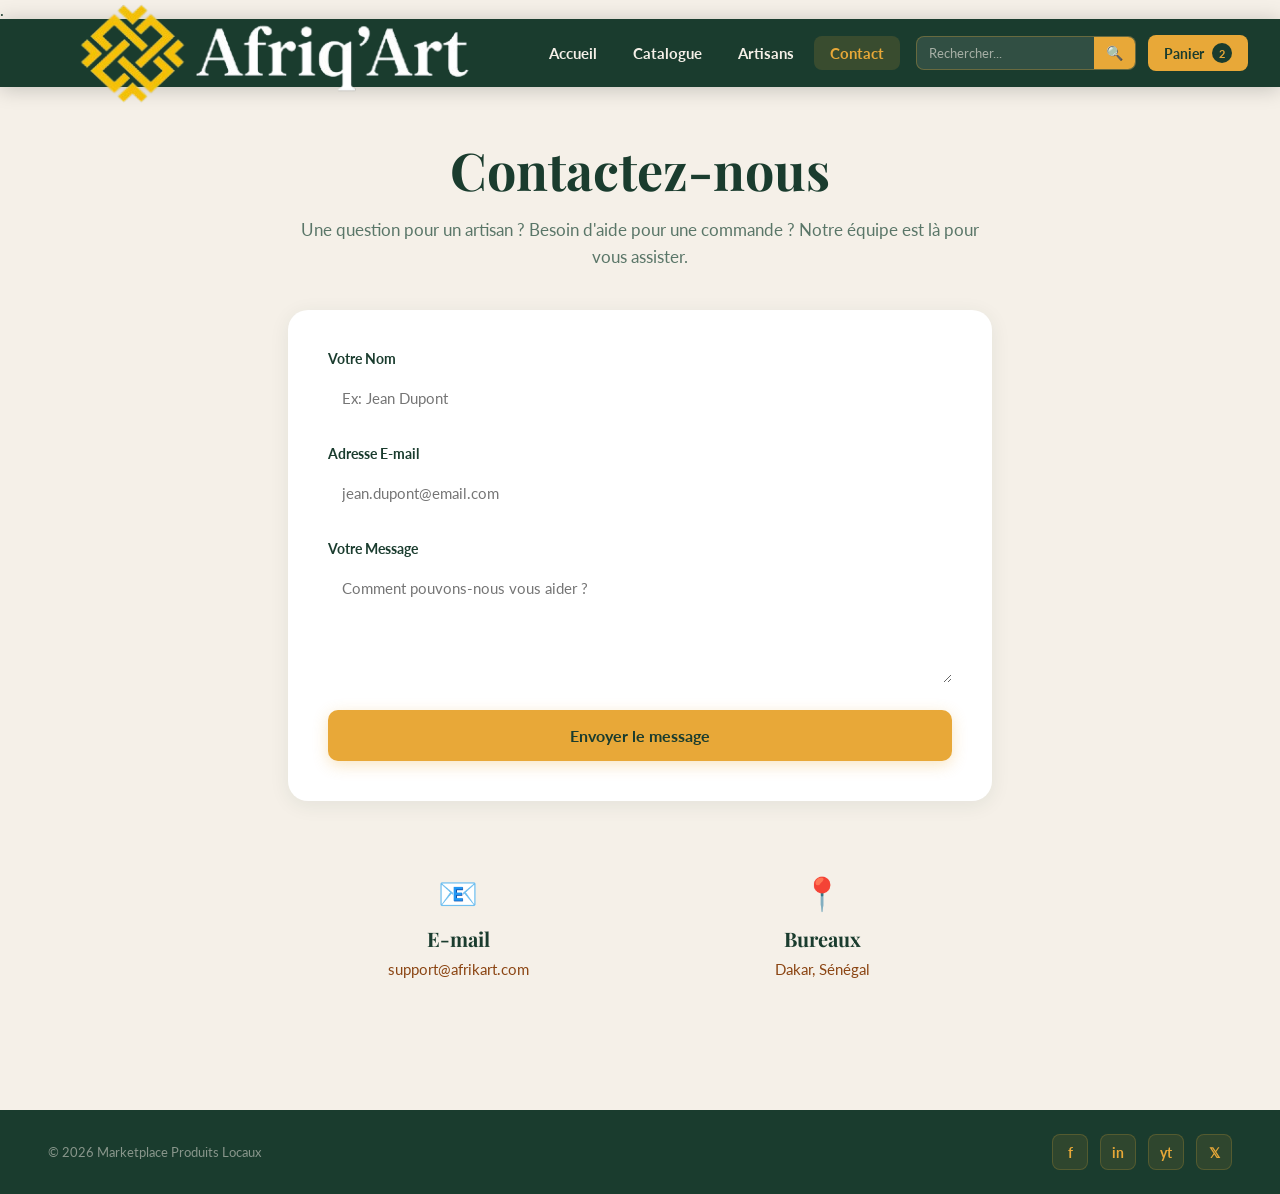
<file: html/contact.html>
<!DOCTYPE html>
<html lang="fr">
<head>
    <meta charset="UTF-8">
    <meta name="viewport" content="width=device-width, initial-scale=1.0">
    <title>Contact - Afrik'Art</title>
    <link rel="stylesheet" href="../css/global.css">
    <link rel="stylesheet" href="../css/style-contact.css">
</head>
<body>
    <!-- Page de contact - Version 1.0 -->.
    <nav>
        <a href="index.html" class="nav-logo" aria-label="Afriq'Art">
            <img class="nav-logo-image" src="../images/Logo_design_for_202604022210-removebg-preview.png" alt="Logo Afriq'Art">
        </a>
        <div class="nav-links">
            <a href="index.html" class="nav-btn">Accueil</a>
            <a href="catalogue.html" class="nav-btn">Catalogue</a>
            <a href="sellers.html" class="nav-btn">Artisans</a>
            <a href="contact.html" class="nav-btn active">Contact</a>
        </div>
        <div class="nav-actions">
            <div class="nav-search-box">
                <input type="text" placeholder="Rechercher...">
                <button>🔍</button>
            </div>
            <a href="cart.html" class="cart-btn">
                Panier <span class="cart-count">2</span>
            </a>
        </div>
    </nav>

    <main class="contact-page">
        <div class="contact-hero">
            <h1>Contactez-nous</h1>
            <p>Une question pour un artisan ? Besoin d'aide pour une commande ? Notre équipe est là pour vous assister.</p>
        </div>

        <div class="contact-form-container">
            <form action="#">
                <div class="form-group">
                    <label for="name">Votre Nom</label>
                    <input type="text" id="name" placeholder="Ex: Jean Dupont">
                </div>
                <div class="form-group">
                    <label for="email">Adresse E-mail</label>
                    <input type="email" id="email" placeholder="jean.dupont@email.com">
                </div>
                <div class="form-group">
                    <label for="message">Votre Message</label>
                    <textarea id="message" rows="5" placeholder="Comment pouvons-nous vous aider ?"></textarea>
                </div>
                <button type="submit" class="submit-btn" onclick="event.preventDefault(); alert('Message envoyé !');">Envoyer le message</button>
            </form>
        </div>

        <div class="contact-info-grid">
            <div class="contact-info-card">
                <div class="contact-info-icon">📧</div>
                <div class="contact-info-title">E-mail</div>
                <div class="contact-info-text">support@afrikart.com</div>
            </div>
            <div class="contact-info-card">
                <div class="contact-info-icon">📍</div>
                <div class="contact-info-title">Bureaux</div>
                <div class="contact-info-text">Dakar, Sénégal</div>
            </div>
        </div>
    </main>

    <footer>
       
        <div style="font-size:13px;color:rgba(245,240,232,.5)">© 2026 Marketplace Produits Locaux</div>
        <div class="footer-socials">
            <div class="social-icon">f</div><div class="social-icon">in</div><div class="social-icon">yt</div><div class="social-icon">𝕏</div>
        </div>
    </footer>
</body>
</html>
</file>
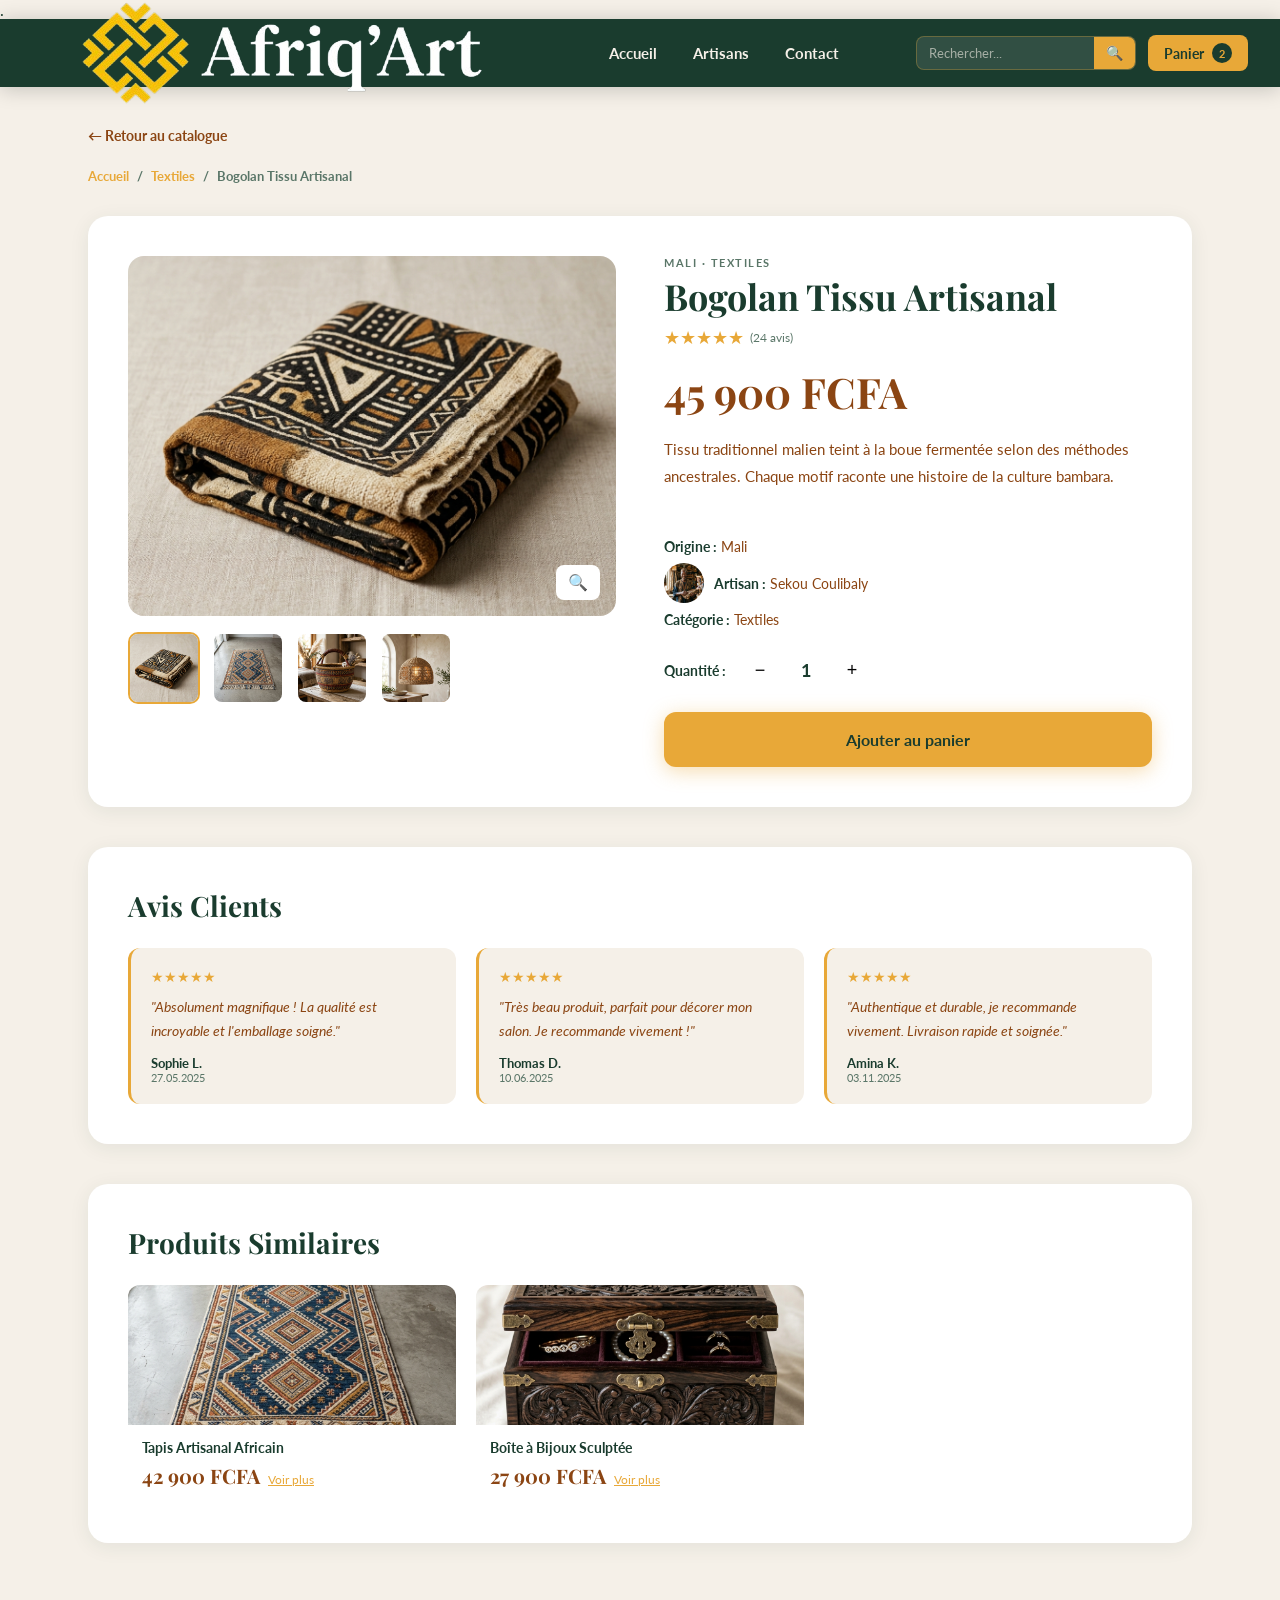
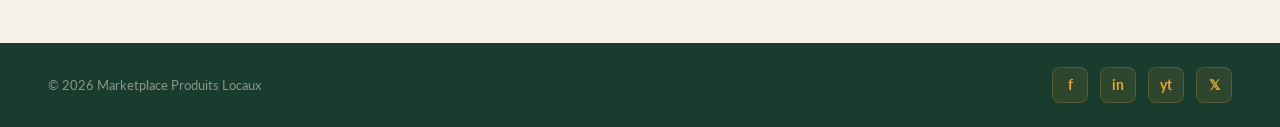
<file: html/product.html>
<!DOCTYPE html>
<html lang="fr">
<head>
    <meta charset="UTF-8">
    <meta name="viewport" content="width=device-width, initial-scale=1.0">
    <title>Détail Produit - Afrik'Art</title>
    <link rel="stylesheet" href="../css/global.css">
    <link rel="stylesheet" href="../css/style-product.css">
</head>
<body>
    <!-- Page Produit détail - Dev C -->.
    <nav>
        <a href="index.html" class="nav-logo" aria-label="Afriq'Art">
            <img class="nav-logo-image" src="../images/Logo_design_for_202604022210-removebg-preview.png" alt="Logo Afriq'Art">
        </a>
        <div class="nav-links">
            <a href="index.html" class="nav-btn">Accueil</a>
            <a href="catalogue.html" class="nav-btn hidden">Catalogue</a>
            <a href="sellers.html" class="nav-btn">Artisans</a>
            <a href="contact.html" class="nav-btn">Contact</a>
        </div>
        <div class="nav-actions">
            <div class="nav-search-box">
                <input type="text" placeholder="Rechercher...">
                <button>🔍</button>
            </div>
            <a href="cart.html" class="cart-btn">
                Panier <span class="cart-count">2</span>
            </a>
        </div>
    </nav>

    <main class="product-detail-page">
        <a href="catalogue.html" class="back-btn">← Retour au catalogue</a>
        <div class="breadcrumb">
            <a href="index.html">Accueil</a><span>/</span>
            <a href="catalogue.html" id="bc-category">Textiles</a><span>/</span>
            <span id="bc-title">Bogolan Tissu Artisanal</span>
        </div>
        
        <div class="product-detail-grid">
            <div>
                <div class="main-img-container">
                    <img src="../images/product-bogolan.jpg" alt="Bogolan" id="main-product-image">
                    <button class="zoom-btn">🔍</button>
                </div>
                <div class="thumb-strip">
                    <button type="button" class="thumb active" data-gallery-thumb="../images/product-bogolan.jpg"><img src="../images/product-bogolan.jpg" alt="Vue 1"></button>
                    <button type="button" class="thumb" data-gallery-thumb="../images/product-tapis-africain.jpg"><img src="../images/product-tapis-africain.jpg" alt="Vue 2"></button>
                    <button type="button" class="thumb" data-gallery-thumb="../images/product-panier-bolga.jpg"><img src="../images/product-panier-bolga.jpg" alt="Vue 3"></button>
                    <button type="button" class="thumb" data-gallery-thumb="../images/product-suspension-raphia.jpg"><img src="../images/product-suspension-raphia.jpg" alt="Vue 4"></button>
                </div>
            </div>
            <div class="product-detail-info">
                <div id="prod-origin-cat" style="font-size: 11px; text-transform: uppercase; letter-spacing: 1.5px; color: var(--text-light); font-weight: 700; margin-bottom: 6px;">Mali · Textiles</div>
                <h1 id="prod-title">Bogolan Tissu Artisanal</h1>
                <div style="display: flex; align-items: center; gap: 6px; margin-bottom: 12px;">
                    <span id="prod-rating-stars" style="color: var(--gold); font-size: 18px;">★★★★★</span>
                    <span id="prod-rating-count" style="font-size: 12px; color: var(--text-light);">(24 avis)</span>
                </div>
                <div id="prod-price" class="detail-price">45 900 FCFA</div>
                <div id="prod-desc" class="detail-desc">Tissu traditionnel malien teint à la boue fermentée selon des méthodes ancestrales. Chaque motif raconte une histoire de la culture bambara.</div>
                <div class="detail-meta">
                    <p><strong>Origine :</strong> <span id="meta-origin">Mali</span></p>
                    <div style="display: flex; align-items: center; gap: 10px; margin: 8px 0;">
                        <img id="meta-artisan-img" src="../images/seller-malian.jpg" alt="Artisan" style="width: 40px; height: 40px; border-radius: 50%; object-fit: cover;">
                        <p style="margin: 0;"><strong>Artisan :</strong> <span id="meta-artisan">Sékou Coulibaly</span></p>
                    </div>
                    <p><strong>Catégorie :</strong> <span id="meta-category">Textiles</span></p>
                </div>
                <div class="qty-selector">
                    <span class="qty-label">Quantité :</span>
                    <div class="qty-controls">
                        <button class="qty-btn">−</button>
                        <span class="qty-num">1</span>
                        <button class="qty-btn">+</button>
                    </div>
                </div>
                <button class="add-to-cart-btn">Ajouter au panier</button>
            </div>
        </div>

        <div class="reviews-section">
            <h2>Avis Clients</h2>
            <div class="reviews-grid">
                <div class="review-card">
                    <div class="review-stars">★★★★★</div>
                    <div class="review-text">"Absolument magnifique ! La qualité est incroyable et l'emballage soigné."</div>
                    <div class="review-author">Sophie L.</div>
                    <div class="review-date">27.05.2025</div>
                </div>
                <div class="review-card">
                    <div class="review-stars">★★★★★</div>
                    <div class="review-text">"Très beau produit, parfait pour décorer mon salon. Je recommande vivement !"</div>
                    <div class="review-author">Thomas D.</div>
                    <div class="review-date">10.06.2025</div>
                </div>
                <div class="review-card">
                    <div class="review-stars">★★★★★</div>
                    <div class="review-text">"Authentique et durable, je recommande vivement. Livraison rapide et soignée."</div>
                    <div class="review-author">Amina K.</div>
                    <div class="review-date">03.11.2025</div>
                </div>
            </div>
        </div>

        <div class="similar-section">
            <h2>Produits Similaires</h2>
            <div class="similar-grid">
                <a href="product.html?id=7" class="similar-card">
                    <div class="similar-img"><img src="../images/product-tapis-africain.jpg" alt="Tapis artisanal"></div>
                    <div class="similar-info">
                        <div class="similar-name">Tapis Artisanal Africain</div>
                        <div><span class="similar-price">42 900 FCFA</span><span class="similar-link">Voir plus</span></div>
                    </div>
                </a>
                <a href="product.html?id=10" class="similar-card">
                    <div class="similar-img"><img src="../images/product-boite-bijoux.jpg" alt="Boîte à bijoux"></div>
                    <div class="similar-info">
                        <div class="similar-name">Boîte à Bijoux Sculptée</div>
                        <div><span class="similar-price">27 900 FCFA</span><span class="similar-link">Voir plus</span></div>
                    </div>
                </a>
            </div>
        </div>
    </main>

    <footer>
       
        <div style="font-size:13px;color:rgba(245,240,232,.5)">© 2026 Marketplace Produits Locaux</div>
        <div class="footer-socials">
            <div class="social-icon">f</div><div class="social-icon">in</div><div class="social-icon">yt</div><div class="social-icon">𝕏</div>
        </div>
    </footer>
    <script src="../js/product-gallery.js" defer></script>
    <script src="../js/product-data.js" defer></script>
</body>
</html>
</file>
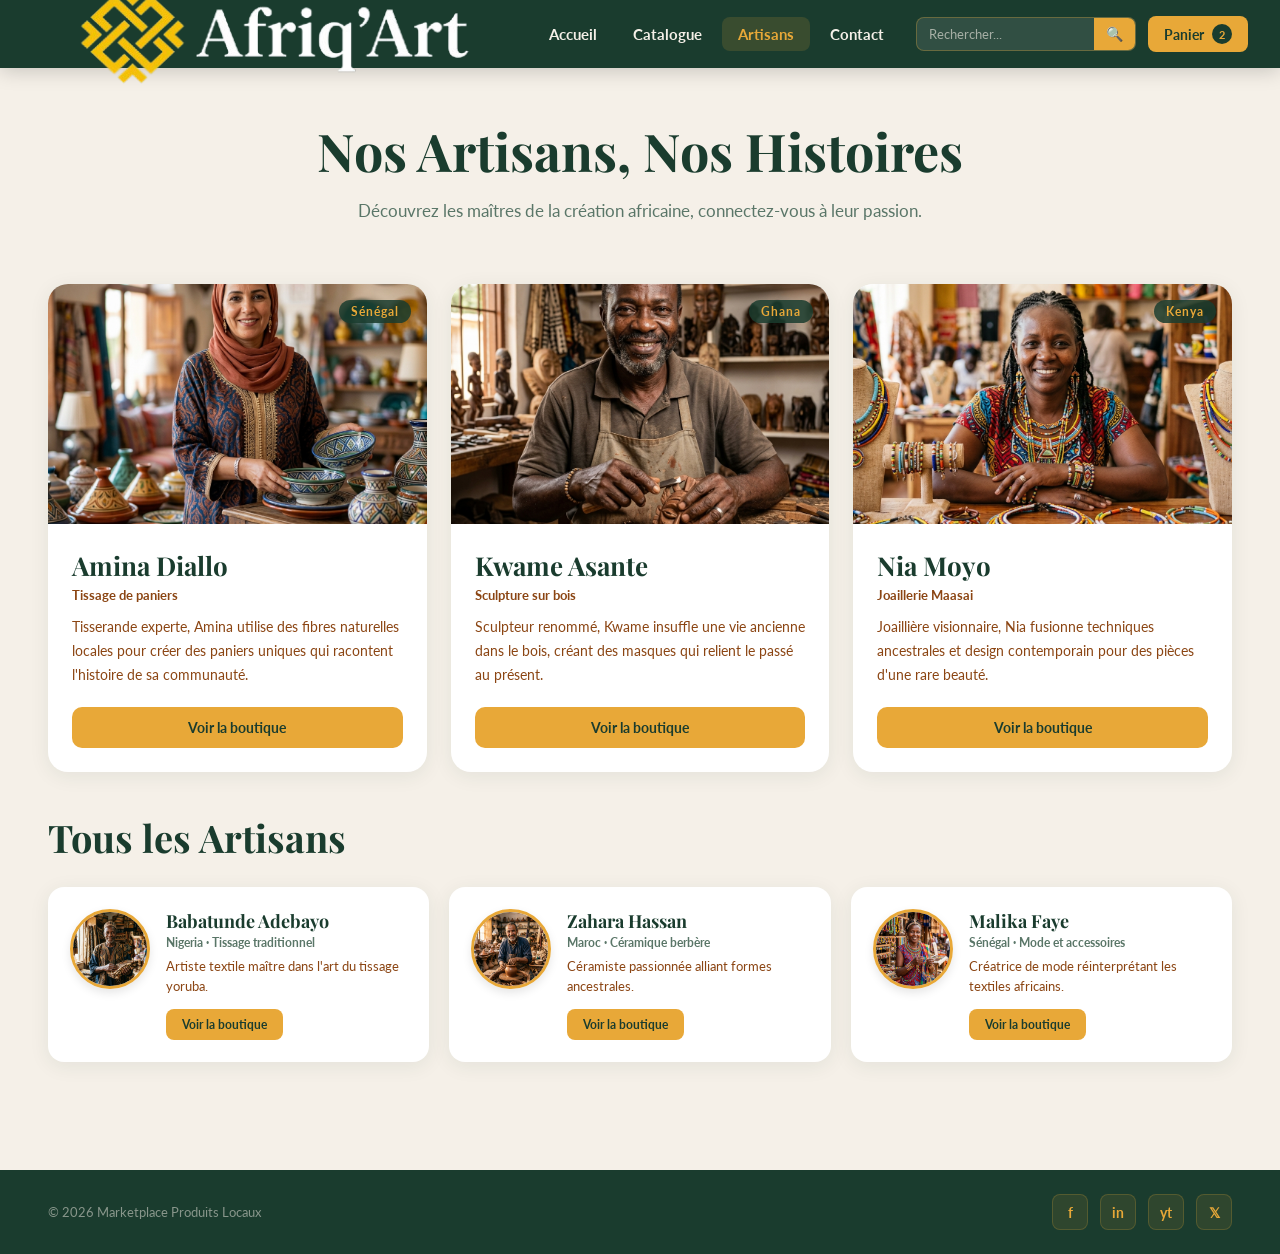
<file: html/sellers.html>
<!DOCTYPE html>
<html lang="fr">
<head>
    <meta charset="UTF-8">
    <meta name="viewport" content="width=device-width, initial-scale=1.0">
    <title>Nos Artisans - Afrik'Art</title>
    <link rel="stylesheet" href="../css/global.css">
    <link rel="stylesheet" href="../css/style-sellers.css">
</head>
<body>
    <nav>
        <a href="index.html" class="nav-logo" aria-label="Afriq'Art">
            <img class="nav-logo-image" src="../images/Logo_design_for_202604022210-removebg-preview.png" alt="Logo Afriq'Art">
        </a>
        <div class="nav-links">
            <a href="index.html" class="nav-btn">Accueil</a>
            <a href="catalogue.html" class="nav-btn">Catalogue</a>
            <a href="sellers.html" class="nav-btn active">Artisans</a>
            <a href="contact.html" class="nav-btn">Contact</a>
        </div>
        <div class="nav-actions">
            <div class="nav-search-box">
                <input type="text" placeholder="Rechercher...">
                <button>🔍</button>
            </div>
            <a href="cart.html" class="cart-btn">
                Panier <span class="cart-count">2</span>
            </a>
        </div>
    </nav>

    <main class="sellers-page">
        <div class="sellers-hero">
            <h1>Nos Artisans, Nos Histoires</h1>
            <p>Découvrez les maîtres de la création africaine, connectez-vous à leur passion.</p>
        </div>

        <div class="featured-sellers-grid">
            <!-- REQUIS : class="seller-profile-card-item" -->
            <a href="catalogue.html" class="seller-profile-card-item">
                <div class="seller-img-area">
                    <img src="../images/seller-woman-ceramics.jpg" alt="Amina Diallo - Tissage">
                    <div class="seller-country-badge">Sénégal</div>
                </div>
                <div class="featured-seller-info">
                    <h3>Amina Diallo</h3>
                    <div class="seller-specialty">Tissage de paniers</div>
                    <div class="seller-bio">Tisserande experte, Amina utilise des fibres naturelles locales pour créer des paniers uniques qui racontent l'histoire de sa communauté.</div>
                    <button class="voir-btn">Voir la boutique</button>
                </div>
            </a>

            <a href="catalogue.html" class="seller-profile-card-item">
                <div class="seller-img-area">
                    <img src="../images/seller-ghanaian.jpg" alt="Kwame Asante - Sculpture">
                    <div class="seller-country-badge">Ghana</div>
                </div>
                <div class="featured-seller-info">
                    <h3>Kwame Asante</h3>
                    <div class="seller-specialty">Sculpture sur bois</div>
                    <div class="seller-bio">Sculpteur renommé, Kwame insuffle une vie ancienne dans le bois, créant des masques qui relient le passé au présent.</div>
                    <button class="voir-btn">Voir la boutique</button>
                </div>
            </a>

            <a href="catalogue.html" class="seller-profile-card-item">
                <div class="seller-img-area">
                    <img src="../images/seller-kenyan-jewelry.jpg" alt="Nia Moyo - Joaillerie">
                    <div class="seller-country-badge">Kenya</div>
                </div>
                <div class="featured-seller-info">
                    <h3>Nia Moyo</h3>
                    <div class="seller-specialty">Joaillerie Maasai</div>
                    <div class="seller-bio">Joaillière visionnaire, Nia fusionne techniques ancestrales et design contemporain pour des pièces d'une rare beauté.</div>
                    <button class="voir-btn">Voir la boutique</button>
                </div>
            </a>
        </div>

        <div style="font-family: var(--font-heading); font-size: 38px; font-weight: 700; color: var(--text-dark); margin-bottom: 24px;">Tous les Artisans</div>
        
        <div class="more-sellers-grid">
            <a href="catalogue.html" class="seller-mini-card">
                <div class="seller-avatar"><img src="../images/seller-malian.jpg" alt="Babatunde Adebayo"></div>
                <div class="seller-mini-info">
                    <h4>Babatunde Adebayo</h4>
                    <div class="seller-country">Nigeria · Tissage traditionnel</div>
                    <div class="seller-mini-bio">Artiste textile maître dans l'art du tissage yoruba.</div>
                    <button class="voir-mini-btn">Voir la boutique</button>
                </div>
            </a>
            <a href="catalogue.html" class="seller-mini-card">
                <div class="seller-avatar"><img src="../images/seller-moroccan-potter.jpg" alt="Zahara Hassan"></div>
                <div class="seller-mini-info">
                    <h4>Zahara Hassan</h4>
                    <div class="seller-country">Maroc · Céramique berbère</div>
                    <div class="seller-mini-bio">Céramiste passionnée alliant formes ancestrales.</div>
                    <button class="voir-mini-btn">Voir la boutique</button>
                </div>
            </a>
            <a href="catalogue.html" class="seller-mini-card">
                <div class="seller-avatar"><img src="../images/seller-woman-jewelry.jpg" alt="Malika Faye"></div>
                <div class="seller-mini-info">
                    <h4>Malika Faye</h4>
                    <div class="seller-country">Sénégal · Mode et accessoires</div>
                    <div class="seller-mini-bio">Créatrice de mode réinterprétant les textiles africains.</div>
                    <button class="voir-mini-btn">Voir la boutique</button>
                </div>
            </a>
        </div>
    </main>

    <footer>
       
        <div style="font-size:13px;color:rgba(245,240,232,.5)">© 2026 Marketplace Produits Locaux</div>
        <div class="footer-socials">
            <div class="social-icon">f</div><div class="social-icon">in</div><div class="social-icon">yt</div><div class="social-icon">𝕏</div>
        </div>
    </footer>
</body>
</html>
</file>
<file: css/global.css>
@import url('https://fonts.googleapis.com/css2?family=Lato:wght@400;700&family=Playfair+Display:wght@700&display=swap');

:root {
  /* Official Graphic Charter Colors */
  --primary-green: #1A3C2E;
  --bg-beige: #F5F0E8;
  --accent-gold: #E8A838;
  --secondary-brown: #8B4513;

  /* Aliases to adapt the template easily */
  --gold: var(--accent-gold);
  --gold-light: #f0c370;
  --gold-dark: #cc8d1a;
  --cream: var(--bg-beige);
  --cream-dark: #e8dek1;
  --brown-deep: var(--secondary-brown);
  --brown-mid: #a05a22;
  --terracotta: #A0522D; /* fallback */
  --green-forest: var(--primary-green);
  --white: #FFFFFF;
  --text-dark: var(--primary-green);
  --text-mid: var(--secondary-brown);
  --text-light: #5a7668;
  
  --card-shadow: 0 4px 20px rgba(26, 60, 46, 0.08);
  --card-shadow-hover: 0 12px 40px rgba(26, 60, 46, 0.15);
  --radius: 16px;
  
  --font-heading: 'Playfair Display', serif;
  --font-body: 'Lato', sans-serif;
  --nav-height: 68px;
}

* { margin: 0; padding: 0; box-sizing: border-box; }
body { font-family: var(--font-body); background: var(--cream); color: var(--text-dark); min-height: 100vh; overflow-x: hidden; }
img { max-width: 100%; display: block; }
.hidden { display: none !important; }

/* NAV */
nav { background: var(--primary-green); position: sticky; top: 0; z-index: 1000; padding: 0 32px; display: flex; align-items: center; justify-content: space-between; height: var(--nav-height); box-shadow: 0 2px 20px rgba(0,0,0,0.2); gap: 16px; }


   .lg{
    
    overflow: hidden;
    width: 20%;
   }
   
.nav-links { display: flex; gap: 4px; align-items: center; }
.nav-btn { background: none; border: none; color: var(--cream); font-family: var(--font-body); font-size: 15px; font-weight: 700; padding: 8px 16px; border-radius: 8px; cursor: pointer; transition: all .2s; text-decoration: none; }
.nav-btn:hover, .nav-btn.active { background: rgba(232,168,56,.15); color: var(--gold); }
.nav-actions { display: flex; gap: 12px; align-items: center; }
.nav-search-box { display: flex; align-items: center; background: rgba(255,255,255,.1); border: 1px solid rgba(232,168,56,.3); border-radius: 8px; overflow: hidden; width: 220px; }
.nav-search-box input { background: none; border: none; outline: none; color: var(--cream); padding: 8px 12px; font-family: var(--font-body); font-size: 13px; width: 100%; }
.nav-search-box input::placeholder { color: rgba(245,240,232,.6); }
.nav-search-box button { background: var(--gold); border: none; padding: 8px 12px; cursor: pointer; color: var(--primary-green); font-size: 14px; }
.cart-btn { background: var(--gold); border: none; color: var(--primary-green); border-radius: 8px; padding: 8px 16px; cursor: pointer; font-family: var(--font-body); font-weight: 700; font-size: 14px; display: flex; align-items: center; gap: 8px; transition: all .2s; text-decoration: none; }
.cart-btn:hover { background: var(--gold-light); transform: translateY(-1px); }
.cart-count { background: var(--primary-green); color: var(--gold); border-radius: 50%; width: 20px; height: 20px; display: flex; align-items: center; justify-content: center; font-size: 11px; font-weight: 700; }

/* SHARED BUTTONS */
.btn-primary { background: var(--gold); color: var(--primary-green); border: none; padding: 14px 32px; border-radius: 10px; font-family: var(--font-body); font-weight: 700; font-size: 15px; cursor: pointer; transition: all .25s; box-shadow: 0 4px 20px rgba(232,168,56,.4); text-decoration: none; display: inline-block; }
.btn-primary:hover { background: var(--gold-light); transform: translateY(-2px); box-shadow: 0 8px 30px rgba(232,168,56,.5); }
.btn-outline { background: transparent; color: var(--cream); border: 2px solid rgba(245,240,232,.5); padding: 14px 32px; border-radius: 10px; font-family: var(--font-body); font-weight: 700; font-size: 15px; cursor: pointer; transition: all .25s; text-decoration: none; display: inline-block; }
.btn-outline:hover { border-color: var(--gold); color: var(--gold); }

/* FOOTER */
footer { background: var(--primary-green); color: rgba(245,240,232,.7); padding: 24px 48px; margin-top: 60px; display: flex; align-items: center; justify-content: space-between; flex-wrap: wrap; gap: 16px; }
.footer-links { display: flex; gap: 24px; }
.footer-links a { color: rgba(245,240,232,.7); text-decoration: none; font-size: 14px; cursor: pointer; transition: color .2s; }
.footer-links a:hover { color: var(--gold); }
.footer-socials { display: flex; gap: 12px; }
.social-icon { width: 36px; height: 36px; border-radius: 8px; background: rgba(232,168,56,.1); border: 1px solid rgba(232,168,56,.2); display: flex; align-items: center; justify-content: center; color: var(--gold); font-size: 14px; cursor: pointer; transition: all .2s; font-weight: 700; }
.social-icon:hover { background: var(--gold); color: var(--primary-green); }

@media (max-width: 1200px) {
  nav { padding: 0 20px; }
  .nav-search-box { width: 180px; }
}

@media (max-width: 900px) {
  nav {
    height: auto;
    min-height: var(--nav-height);
    padding: 12px 16px;
    flex-wrap: wrap;
  }

  .nav-logo { font-size: 24px; }
  .nav-logo-image { width: 48px; height: 48px; }

  .nav-links {
    width: 100%;
    order: 3;
    justify-content: center;
    gap: 8px;
  }

  .nav-btn { padding: 8px 12px; font-size: 14px; }

  .nav-actions {
    margin-left: auto;
  }

  footer {
    padding: 24px 20px;
    flex-direction: column;
    align-items: flex-start;
  }
}

@media (max-width: 640px) {
  .nav-search-box { display: none; }
  .cart-btn { padding: 8px 12px; font-size: 13px; }
  .nav-logo-icon { width: 30px; height: 30px; font-size: 15px; }
  .nav-logo-image { width: 42px; height: 42px; }
  .nav-logo { font-size: 22px; }
}

/* SCROLLBAR */
::-webkit-scrollbar { width: 6px; }
::-webkit-scrollbar-track { background: var(--cream); }
::-webkit-scrollbar-thumb { background: var(--secondary-brown); border-radius: 3px; }
::-webkit-scrollbar-thumb:hover { background: var(--primary-green); }
</file>
<file: css/style-index.css>
/* Styles specifiques a la page Accueil */
.hero {
    position: relative;
    overflow: hidden;
    min-height: 520px;
    display: flex;
    align-items: center;
    padding: 88px 48px 72px;
}

.hero-media-slider {
    position: absolute;
    inset: 0;
    z-index: 0;
}

.hero-bg-video {
    position: absolute;
    inset: 0;
    width: 100%;
    height: 100%;
    object-fit: cover;
}

.hero-gradient-overlay {
    position: absolute;
    inset: 0;
    z-index: 1;
    background:
        linear-gradient(100deg, rgba(13, 33, 25, 0.88) 5%, rgba(13, 33, 25, 0.55) 45%, rgba(13, 33, 25, 0.2) 100%),
        radial-gradient(circle at 80% 20%, rgba(232, 168, 56, 0.18), transparent 45%);
}

.hero-content {
    position: relative;
    z-index: 2;
    max-width: 620px;
}

.hero-tag {
    display: inline-block;
    background: rgba(232, 168, 56, 0.2);
    border: 1px solid rgba(232, 168, 56, 0.5);
    color: var(--gold-light);
    padding: 6px 16px;
    border-radius: 20px;
    font-size: 12px;
    font-weight: 700;
    letter-spacing: 2px;
    text-transform: uppercase;
    margin-bottom: 24px;
}

.hero h1 {
    font-family: var(--font-heading);
    font-size: 52px;
    font-weight: 700;
    line-height: 1.1;
    color: var(--white);
    margin-bottom: 20px;
}

.hero h1 em {
    color: var(--gold);
    font-style: italic;
}

.hero p {
    color: rgba(245, 240, 232, 0.92);
    font-size: 17px;
    line-height: 1.7;
    margin-bottom: 36px;
    max-width: 500px;
}

.hero-buttons {
    display: flex;
    gap: 16px;
    flex-wrap: wrap;
}

.stats-bar {
    background: var(--white);
    display: grid;
    grid-template-columns: repeat(4, minmax(0, 1fr));
    border-bottom: 1px solid #e0d8c8;
    box-shadow: 0 2px 8px rgba(26, 60, 46, 0.08);
}

.stat-item {
    padding: 24px;
    text-align: center;
    border-right: 1px solid #e0d8c8;
}

.stat-item:last-child {
    border-right: none;
}

.stat-number {
    font-family: var(--font-heading);
    font-size: 36px;
    font-weight: 700;
    color: var(--gold);
    line-height: 1;
}

.stat-label {
    color: var(--text-light);
    font-size: 13px;
    margin-top: 4px;
    font-weight: 700;
}

.section {
    padding: 60px 48px;
}

.section-title {
    font-family: var(--font-heading);
    font-size: 38px;
    font-weight: 700;
    color: var(--text-dark);
    margin-bottom: 8px;
}

.section-sub {
    color: var(--text-light);
    font-size: 15px;
    margin-bottom: 40px;
}

.section-header {
    display: flex;
    align-items: flex-end;
    justify-content: space-between;
    margin-bottom: 32px;
    gap: 16px;
}

.view-all-btn {
    background: none;
    border: 2px solid var(--gold);
    color: var(--secondary-brown);
    padding: 10px 20px;
    border-radius: 8px;
    font-family: var(--font-body);
    font-weight: 700;
    font-size: 13px;
    cursor: pointer;
    transition: all 0.2s;
    text-decoration: none;
    white-space: nowrap;
}

.view-all-btn:hover {
    background: var(--gold);
    color: var(--primary-green);
}

.categories-showcase-section {
    position: relative;
    border-radius: 30px;
    overflow: hidden;
    padding-bottom: 84px;
    background:
        linear-gradient(140deg, rgba(18, 48, 37, 0.94), rgba(10, 26, 20, 0.96)),
        radial-gradient(circle at 12% 24%, rgba(232, 168, 56, 0.2), transparent 40%),
        radial-gradient(circle at 88% 68%, rgba(232, 168, 56, 0.18), transparent 42%);
    box-shadow: 0 24px 42px rgba(12, 28, 22, 0.24);
}

.categories-showcase-section::before,
.categories-showcase-section::after {
    content: "";
    position: absolute;
    border-radius: 999px;
    filter: blur(3px);
    z-index: 0;
}

.categories-showcase-section::before {
    width: 240px;
    height: 240px;
    right: -70px;
    top: -65px;
    background: radial-gradient(circle, rgba(232, 168, 56, 0.22), rgba(232, 168, 56, 0.02));
}

.categories-showcase-section::after {
    width: 220px;
    height: 220px;
    left: -62px;
    bottom: -70px;
    background: radial-gradient(circle, rgba(232, 168, 56, 0.18), rgba(232, 168, 56, 0));
}

.categories-showcase-section .section-title,
.categories-showcase-section .section-sub {
    position: relative;
    z-index: 2;
    color: var(--white);
}

.categories-showcase-section .section-sub {
    color: rgba(245, 240, 232, 0.78);
    max-width: 760px;
    margin-bottom: 30px;
}

.mural-cascade {
    position: relative;
    min-height: 900px;
    z-index: 1;
    isolation: isolate;
}

.mural-piece {
    position: absolute;
    left: var(--x);
    top: var(--y);
    width: var(--w);
    height: var(--h);
    z-index: var(--z);
    border-radius: 30px;
    overflow: hidden;
    border: 2px solid rgba(245, 240, 232, 0.5);
    box-shadow: 0 16px 34px rgba(5, 17, 12, 0.34);
    text-decoration: none;
    transform: translateY(16px) rotate(var(--rot)) scale(0.95);
    transform-origin: center center;
    opacity: 0;
    animation: muralReveal 0.8s cubic-bezier(0.2, 0.8, 0.2, 1) forwards;
    animation-delay: var(--delay);
    transition: transform 0.4s cubic-bezier(0.2, 0.8, 0.2, 1), box-shadow 0.35s ease, border-color 0.3s ease;
}

.mural-piece::before {
    content: "";
    position: absolute;
    inset: 0;
    border-radius: inherit;
    border: 1px solid rgba(245, 240, 232, 0.12);
    z-index: 2;
    pointer-events: none;
}

.mural-piece img {
    width: 100%;
    height: 100%;
    object-fit: cover;
    transform: scale(1.06);
    transition: transform 0.5s ease;
}

.mural-overlay {
    position: absolute;
    inset: 0;
    background:
        linear-gradient(180deg, rgba(8, 22, 16, 0.08) 20%, rgba(8, 22, 16, 0.85) 92%),
        radial-gradient(circle at 20% 12%, rgba(232, 168, 56, 0.24), transparent 46%);
    z-index: 1;
}

.mural-meta {
    position: absolute;
    inset: auto 16px 14px;
    z-index: 3;
}

.mural-chip {
    display: inline-flex;
    align-items: center;
    border-radius: 999px;
    border: 1px solid rgba(232, 168, 56, 0.82);
    background: rgba(6, 18, 13, 0.42);
    color: var(--gold-light);
    padding: 4px 10px;
    font-size: 11px;
    font-weight: 700;
    letter-spacing: 0.7px;
    text-transform: uppercase;
    margin-bottom: 10px;
}

.mural-meta h3 {
    font-family: var(--font-heading);
    font-size: 31px;
    line-height: 1.05;
    color: var(--white);
}

.shape-pagne {
    clip-path: polygon(4% 0, 96% 0, 100% 10%, 97% 20%, 100% 30%, 97% 40%, 100% 50%, 97% 60%, 100% 70%, 97% 80%, 100% 90%, 96% 100%, 4% 100%, 0 90%, 3% 80%, 0 70%, 3% 60%, 0 50%, 3% 40%, 0 30%, 3% 20%, 0 10%);
    border-radius: 0;
}

.shape-pagne::after {
    content: "";
    position: absolute;
    inset: 0;
    background:
        repeating-linear-gradient(90deg, rgba(245, 240, 232, 0.08) 0 6px, rgba(232, 168, 56, 0.15) 6px 12px, rgba(245, 240, 232, 0.08) 12px 18px),
        repeating-linear-gradient(0deg, rgba(245, 240, 232, 0.07) 0 8px, rgba(232, 168, 56, 0.1) 8px 16px);
    mix-blend-mode: soft-light;
    z-index: 2;
    pointer-events: none;
}

.shape-fleche {
    clip-path: polygon(50% 0, 100% 28%, 72% 28%, 72% 100%, 28% 100%, 28% 28%, 0 28%);
    border-radius: 0;
}

.shape-fleche::after {
    content: "";
    position: absolute;
    inset: 9%;
    clip-path: polygon(50% 0, 100% 30%, 70% 30%, 70% 100%, 30% 100%, 30% 30%, 0 30%);
    border: 1px solid rgba(245, 240, 232, 0.22);
    z-index: 2;
    pointer-events: none;
}

.shape-mask-dan {
    border-radius: 48% 52% 45% 55% / 20% 20% 68% 64%;
}

.shape-mask-dan::after {
    content: "";
    position: absolute;
    inset: 16% 18% 24%;
    background:
        radial-gradient(circle at 30% 34%, rgba(7, 20, 15, 0.66) 0 13px, transparent 14px),
        radial-gradient(circle at 70% 34%, rgba(7, 20, 15, 0.66) 0 13px, transparent 14px),
        radial-gradient(ellipse at 50% 68%, rgba(7, 20, 15, 0.58) 0 17px, transparent 18px);
    opacity: 0.54;
    z-index: 2;
    pointer-events: none;
}

.shape-mask-dan .mural-meta {
    inset: auto 18% 14px;
    text-align: center;
}

.shape-fleche .mural-meta {
    inset: auto 18px 14px;
}

.mural-cascade:hover .mural-piece {
    transform: translateY(24px) rotate(var(--rot)) scale(0.97);
}

.mural-cascade .mural-piece:hover {
    transform: translateY(-8px) rotate(var(--rot)) scale(1.04);
    border-color: rgba(232, 168, 56, 0.96);
    box-shadow: 0 28px 48px rgba(7, 23, 17, 0.45);
}

.mural-cascade .mural-piece:hover img {
    transform: scale(1.12);
}

@keyframes muralReveal {
    from {
        opacity: 0;
        transform: translateY(56px) rotate(var(--rot)) scale(0.9);
    }

    to {
        opacity: 1;
        transform: translateY(0) rotate(var(--rot)) scale(1);
    }
}

.products-grid {
    display: grid;
    grid-template-columns: repeat(auto-fill, minmax(240px, 1fr));
    gap: 24px;
}

.product-card {
    background: var(--white);
    border-radius: var(--radius);
    overflow: hidden;
    box-shadow: var(--card-shadow);
    transition: all 0.3s;
    cursor: pointer;
    position: relative;
    text-decoration: none;
    display: block;
}

.product-card:hover {
    transform: translateY(-6px);
    box-shadow: var(--card-shadow-hover);
}

.product-badge {
    position: absolute;
    top: 12px;
    left: 12px;
    background: #c2410c;
    color: white;
    font-size: 11px;
    font-weight: 700;
    letter-spacing: 1px;
    padding: 4px 10px;
    border-radius: 6px;
    text-transform: uppercase;
    z-index: 2;
}

.product-img {
    width: 100%;
    height: 220px;
    overflow: hidden;
    background: #e0d8c8;
    display: flex;
    align-items: center;
    justify-content: center;
    position: relative;
}

.product-img img {
    width: 100%;
    height: 100%;
    object-fit: cover;
    transition: transform 0.5s;
}

.product-card:hover .product-img img {
    transform: scale(1.08);
}

.product-info {
    padding: 18px;
}

.product-origin {
    font-size: 11px;
    text-transform: uppercase;
    letter-spacing: 1.5px;
    color: var(--text-light);
    font-weight: 700;
    margin-bottom: 6px;
}

.product-card-title-text {
    font-family: var(--font-heading);
    font-size: 19px;
    font-weight: 700;
    color: var(--text-dark);
    margin-bottom: 8px;
    line-height: 1.3;
}

.product-rating {
    display: flex;
    align-items: center;
    gap: 6px;
    margin-bottom: 12px;
}

.stars {
    color: var(--gold);
    font-size: 13px;
}

.rating-count {
    font-size: 12px;
    color: var(--text-light);
}

.product-footer {
    display: flex;
    align-items: center;
    justify-content: space-between;
    margin-top: 14px;
    gap: 10px;
}

.product-price {
    font-family: var(--font-heading);
    font-size: 24px;
    font-weight: 700;
    color: var(--secondary-brown);
}

.add-btn {
    background: var(--gold);
    border: none;
    color: var(--primary-green);
    padding: 10px 20px;
    border-radius: 8px;
    font-weight: 700;
    font-size: 13px;
    cursor: pointer;
    transition: all 0.2s;
    font-family: var(--font-body);
}

.add-btn:hover {
    background: var(--gold-light);
    transform: scale(1.05);
}

.spotlight {
    background: var(--secondary-brown);
    border-radius: var(--radius);
    padding: 48px;
    display: grid;
    grid-template-columns: 1fr 1fr;
    gap: 48px;
    align-items: center;
    position: relative;
    overflow: hidden;
}

.spotlight::before {
    content: "";
    position: absolute;
    inset: 0;
    background-image: url("data:image/svg+xml,%3Csvg width='60' height='60' viewBox='0 0 60 60' xmlns='http://www.w3.org/2000/svg'%3E%3Cpath d='M30 0L60 30L30 60L0 30z' fill='%23E8A838' fill-opacity='0.05'/%3E%3C/svg%3E");
}

.spotlight-text {
    position: relative;
}

.spotlight-tag {
    color: var(--gold);
    font-size: 12px;
    font-weight: 700;
    letter-spacing: 2px;
    text-transform: uppercase;
    margin-bottom: 16px;
    display: block;
}

.spotlight h2 {
    font-family: var(--font-heading);
    font-size: 38px;
    color: var(--white);
    margin-bottom: 16px;
    line-height: 1.2;
}

.spotlight p {
    color: rgba(245, 240, 232, 0.9);
    font-size: 15px;
    line-height: 1.8;
    margin-bottom: 24px;
}

.spotlight-img {
    position: relative;
    border-radius: var(--radius);
    height: 280px;
    background: linear-gradient(135deg, var(--terracotta), var(--brown-mid));
    display: flex;
    align-items: center;
    justify-content: center;
    font-size: 100px;
}

.newsletter {
    background: linear-gradient(135deg, var(--primary-green), #0a1f16);
    border-radius: var(--radius);
    padding: 48px;
    text-align: center;
}

.newsletter h2 {
    font-family: var(--font-heading);
    font-size: 36px;
    color: var(--white);
    margin-bottom: 10px;
}

.newsletter p {
    color: rgba(245, 240, 232, 0.8);
    margin-bottom: 28px;
}

.newsletter-form {
    display: flex;
    gap: 12px;
    max-width: 440px;
    margin: 0 auto;
}

.newsletter-form input {
    flex: 1;
    padding: 14px 20px;
    border-radius: 10px;
    border: 1px solid rgba(232, 168, 56, 0.3);
    background: rgba(255, 255, 255, 0.08);
    color: var(--white);
    font-family: var(--font-body);
    font-size: 14px;
    outline: none;
}

.newsletter-form input::placeholder {
    color: rgba(245, 240, 232, 0.5);
}

.newsletter-form button {
    background: var(--gold);
    color: var(--primary-green);
    border: none;
    padding: 14px 28px;
    border-radius: 10px;
    font-family: var(--font-body);
    font-weight: 700;
    font-size: 14px;
    cursor: pointer;
    transition: all 0.2s;
}

.newsletter-form button:hover {
    background: var(--gold-light);
}

@media (max-width: 1200px) {
    .mural-cascade {
        min-height: 790px;
    }

    .mural-piece {
        width: calc(var(--w) * 0.88);
        height: calc(var(--h) * 0.88);
    }

    .hero h1 {
        font-size: 46px;
    }
}

@media (max-width: 992px) {
    .hero {
        min-height: 460px;
        padding: 70px 32px;
    }

    .hero h1 {
        font-size: 40px;
    }

    .stats-bar {
        grid-template-columns: repeat(2, minmax(0, 1fr));
    }

    .stat-item:nth-child(2n) {
        border-right: none;
    }

    .stat-item:nth-child(-n + 2) {
        border-bottom: 1px solid #e0d8c8;
    }

    .section {
        padding: 52px 32px;
    }

    .categories-showcase-section {
        padding-bottom: 62px;
    }

    .mural-cascade {
        min-height: auto;
        display: grid;
        grid-template-columns: repeat(2, minmax(0, 1fr));
        gap: 18px;
    }

    .mural-piece {
        position: relative;
        left: auto;
        top: auto;
        width: 100%;
        height: 250px;
        transform: translateY(0);
        animation: muralMobileIn 0.56s ease forwards;
        opacity: 0;
    }

    .mural-piece:nth-child(odd) {
        margin-top: 18px;
    }

    .mural-piece:nth-child(2) {
        margin-top: 0;
    }

    .shape-pagne,
    .shape-fleche,
    .shape-mask-dan {
        clip-path: none;
        border-radius: 24px;
    }

    .shape-pagne::after,
    .shape-fleche::after,
    .shape-mask-dan::after {
        inset: 0;
        clip-path: none;
        border: none;
        background: none;
        opacity: 0;
    }

    .shape-fleche .mural-meta,
    .shape-mask-dan .mural-meta {
        inset: auto 16px 14px;
        text-align: left;
    }

    .mural-cascade:hover .mural-piece,
    .mural-cascade .mural-piece:hover {
        transform: translateY(-6px) scale(1.01);
    }

    .spotlight {
        grid-template-columns: 1fr;
        gap: 24px;
        padding: 36px;
    }

    .spotlight-img {
        height: 320px;
    }
}

@media (max-width: 768px) {
    .hero {
        min-height: 420px;
        padding: 64px 20px 72px;
    }

    .hero-content {
        max-width: 100%;
    }

    .hero h1 {
        font-size: 34px;
    }

    .hero p {
        font-size: 15px;
    }

    .section {
        padding: 44px 20px;
    }

    .section-title {
        font-size: 32px;
    }

    .section-sub {
        margin-bottom: 26px;
    }

    .section-header {
        align-items: flex-start;
        flex-direction: column;
    }

    .mural-cascade {
        grid-template-columns: 1fr;
        gap: 14px;
    }

    .mural-piece {
        width: min(92%, 410px);
        height: 262px;
        justify-self: start;
        margin-top: 0;
    }

    .mural-piece:nth-child(2n) {
        justify-self: end;
    }

    .mural-meta h3 {
        font-size: 30px;
    }

    .products-grid {
        grid-template-columns: repeat(auto-fill, minmax(210px, 1fr));
        gap: 18px;
    }

    .newsletter {
        padding: 32px 20px;
    }

    .newsletter h2 {
        font-size: 30px;
    }

    .newsletter-form {
        flex-direction: column;
        max-width: 100%;
    }

    .newsletter-form button {
        width: 100%;
    }
}

@media (max-width: 520px) {
    .hero {
        min-height: 400px;
    }

    .hero h1 {
        font-size: 30px;
    }

    .stats-bar {
        grid-template-columns: 1fr;
    }

    .stat-item {
        border-right: none;
        border-bottom: 1px solid #e0d8c8;
    }

    .stat-item:last-child {
        border-bottom: none;
    }

    .mural-piece {
        width: 100%;
        justify-self: stretch;
        height: 238px;
    }

    .mural-meta h3 {
        font-size: 27px;
    }

    .products-grid {
        grid-template-columns: 1fr;
    }

    .spotlight {
        padding: 24px;
    }

    .spotlight h2 {
        font-size: 30px;
    }

    .spotlight-img {
        height: 240px;
    }
}

@keyframes muralMobileIn {
    from {
        opacity: 0;
        transform: translateY(20px);
    }

    to {
        opacity: 1;
        transform: translateY(0);
    }
}
</file>
<file: css/style-cart.css>
/* Styles spécifiques au Panier */
.cart-page { padding: 48px; max-width: 1000px; margin: 0 auto; }
.cart-page h1 { font-family: var(--font-heading); font-size: 42px; font-weight: 700; color: var(--text-dark); margin-bottom: 8px; }
.cart-subtitle { color: var(--text-light); font-size: 15px; margin-bottom: 40px; font-weight: 700; }
.cart-layout { display: grid; grid-template-columns: 1fr 360px; gap: 32px; align-items: start; }
.cart-items { display: flex; flex-direction: column; gap: 16px; }
.cart-item { background: var(--white); border-radius: var(--radius); padding: 20px; display: flex; gap: 20px; align-items: center; box-shadow: var(--card-shadow); transition: all .25s; }
.cart-item:hover { box-shadow: var(--card-shadow-hover); }
.cart-item-img { width: 100px; height: 100px; border-radius: 12px; background: var(--cream); display: flex; align-items: center; justify-content: center; font-size: 40px; flex-shrink: 0; }
.cart-item-info { flex: 1; }
.cart-item-name { font-family: var(--font-heading); font-size: 20px; font-weight: 700; color: var(--text-dark); margin-bottom: 4px; }
.cart-item-origin { font-size: 12px; color: var(--text-light); margin-bottom: 12px; font-weight: 700; }
.cart-item-controls { display: flex; align-items: center; gap: 12px; }
.cart-qty-btn { width: 32px; height: 32px; border-radius: 8px; border: 1px solid var(--cream-dark); background: var(--cream); font-size: 16px; cursor: pointer; display: flex; align-items: center; justify-content: center; transition: all .2s; }
.cart-qty-btn:hover { border-color: var(--gold); background: var(--gold); color: var(--primary-green); }
.cart-qty { font-size: 16px; font-weight: 700; min-width: 24px; text-align: center; }
.cart-remove { background: none; border: none; color: var(--text-light); font-size: 12px; cursor: pointer; text-decoration: underline; margin-left: 8px; transition: color .2s; font-weight: 700; }
.cart-remove:hover { color: var(--terracotta); }

/* REQUIS: class="cart-item-price-display" au lieu de .cart-item-price */
.cart-item-price-display { font-family: var(--font-heading); font-size: 26px; font-weight: 700; color: var(--secondary-brown); white-space: nowrap; }

.cart-summary { background: var(--white); border-radius: 20px; padding: 32px; box-shadow: var(--card-shadow); position: sticky; top: 100px; }
.cart-summary h2 { font-family: var(--font-heading); font-size: 24px; font-weight: 700; color: var(--text-dark); margin-bottom: 24px; padding-bottom: 16px; border-bottom: 1px solid var(--cream-dark); }
.summary-line { display: flex; justify-content: space-between; align-items: center; padding: 10px 0; }
.summary-line-label { font-size: 14px; color: var(--text-mid); font-weight: 700; }
.summary-line-value { font-size: 14px; font-weight: 700; color: var(--text-dark); }
.summary-total { display: flex; justify-content: space-between; align-items: center; padding: 16px 0; margin-top: 8px; border-top: 2px solid var(--text-dark); }
.summary-total-label { font-size: 18px; font-weight: 700; color: var(--text-dark); }
.summary-total-value { font-family: var(--font-heading); font-size: 32px; font-weight: 700; color: var(--secondary-brown); }
.checkout-btn { width: 100%; background: var(--gold); border: none; color: var(--primary-green); padding: 18px; border-radius: 12px; font-family: var(--font-body); font-weight: 700; font-size: 16px; cursor: pointer; transition: all .25s; margin-top: 20px; box-shadow: 0 4px 20px rgba(232,168,56,.4); }
.checkout-btn:hover { background: var(--gold-light); transform: translateY(-2px); }
.secure-badge { display: flex; align-items: center; justify-content: center; gap: 8px; margin-top: 14px; font-size: 13px; color: var(--text-light); font-weight: 700; }

@media (max-width: 1024px) {
    .cart-page { padding: 32px 24px; }
    .cart-layout { grid-template-columns: 1fr; }
    .cart-summary { position: static; }
}

@media (max-width: 640px) {
    .cart-page { padding: 24px 16px; }
    .cart-page h1 { font-size: 34px; }
    .cart-item {
        flex-wrap: wrap;
        gap: 14px;
    }
    .cart-item-price-display {
        width: 100%;
        text-align: right;
    }
}
</file>
<file: css/style-catalogue.css>
/* Styles spécifiques au Catalogue */
.catalogue-layout { display: grid; grid-template-columns: 260px 1fr; gap: 0; min-height: calc(100vh - var(--nav-height)); }

/* REQUIS: id="catalogue-sidebar-filters" */
#catalogue-sidebar-filters {
     background: var(--white); 
     padding: 32px 24px;
      border-right: 1px solid var(--cream-dark); 
      position: sticky; top: var(--nav-height); 
      height: calc(100vh - var(--nav-height)); 
      overflow-y: auto;
     }

.filters-title { font-family: var(--font-heading); font-size: 22px; font-weight: 700; color: var(--text-dark); margin-bottom: 24px; padding-bottom: 12px; border-bottom: 2px solid var(--gold); }
.filter-group { margin-bottom: 28px; }
.filter-group-header { display: flex; align-items: center; justify-content: space-between; background: var(--cream); border: none; padding: 12px 16px; border-radius: 8px; width: 100%; font-family: var(--font-body); font-weight: 700; font-size: 14px; color: var(--text-dark); cursor: pointer; transition: all .2s; margin-bottom: 12px; }
.filter-group-header:hover { background: var(--cream-dark); }
.filter-option { display: flex; align-items: center; gap: 10px; padding: 8px 4px; cursor: pointer; }
.filter-option input[type=checkbox] { width: 16px; height: 16px; accent-color: var(--gold); cursor: pointer; }
.filter-option label { font-size: 14px; color: var(--text-mid); cursor: pointer; }
.price-range { padding: 8px 4px; }
.price-slider { width: 100%; accent-color: var(--gold); margin: 12px 0; }
.price-inputs { display: flex; gap: 8px; align-items: center; }
.price-input { flex: 1; padding: 8px 12px; border: 1px solid var(--cream-dark); border-radius: 8px; font-size: 13px; outline: none; font-family: var(--font-body); }
.price-input:focus { border-color: var(--gold); }

.catalogue-main { padding: 32px; background: var(--cream); }
.catalogue-header { display: flex; align-items: center; justify-content: space-between; margin-bottom: 28px; flex-wrap: wrap; gap: 16px; }

/* REQUIS: id="search-input-catalogue-bar" */
#search-input-catalogue-bar { display: flex; align-items: center; background: var(--white); border: 1px solid var(--cream-dark); border-radius: 10px; overflow: hidden; flex: 1; max-width: 440px; box-shadow: 0 2px 8px rgba(26,60,46,.06); }
#search-input-catalogue-bar input { flex: 1; padding: 12px 16px; border: none; outline: none; font-family: var(--font-body); font-size: 14px; background: transparent; }
#search-input-catalogue-bar button { background: var(--gold); border: none; padding: 12px 20px; cursor: pointer; color: var(--primary-green); font-size: 16px; }

.result-count { color: var(--text-light); font-size: 14px; font-weight: 700; }
.sort-select { padding: 10px 16px; border: 1px solid var(--cream-dark); border-radius: 8px; background: var(--white); font-family: var(--font-body); font-size: 14px; outline: none; cursor: pointer; }

/* Reutiliser products-grid et product-card depuis style-accueil ou les re-declarer ici s'il n'y a pas d'import */
.products-grid { display: grid; grid-template-columns: repeat(auto-fill, minmax(240px, 1fr)); gap: 24px; }
.product-card { background: var(--white); border-radius: var(--radius); overflow: hidden; box-shadow: var(--card-shadow); transition: all .3s; cursor: pointer; position: relative; text-decoration: none; display: block; }
.product-card:hover { transform: translateY(-6px); box-shadow: var(--card-shadow-hover); }
.product-badge { position: absolute; top: 12px; left: 12px; background: var(--terracotta); color: white; font-size: 11px; font-weight: 700; letter-spacing: 1px; padding: 4px 10px; border-radius: 6px; text-transform: uppercase; z-index: 2; }
.product-img { width: 100%; height: 220px; background: linear-gradient(135deg, var(--cream-dark), #d4a97a); display: flex; align-items: center; justify-content: center; font-size: 72px; overflow: hidden; position: relative; }
.product-img img { width: 100%; height: 100%; object-fit: cover; transition: transform .5s; }
.product-card:hover .product-img img { transform: scale(1.08); }
.product-info { padding: 18px; }
.product-origin { font-size: 11px; text-transform: uppercase; letter-spacing: 1.5px; color: var(--text-light); font-weight: 700; margin-bottom: 6px; }
.product-card-title-text { font-family: var(--font-heading); font-size: 19px; font-weight: 700; color: var(--text-dark); margin-bottom: 8px; line-height: 1.3; }
.product-rating { display: flex; align-items: center; gap: 6px; margin-bottom: 12px; }
.stars { color: var(--gold); font-size: 13px; }
.rating-count { font-size: 12px; color: var(--text-light); }
.product-footer { display: flex; align-items: center; justify-content: space-between; margin-top: 14px; }
.product-price { font-family: var(--font-heading); font-size: 24px; font-weight: 700; color: var(--secondary-brown); }
.add-btn { background: var(--gold); border: none; color: var(--primary-green); padding: 10px 20px; border-radius: 8px; font-weight: 700; font-size: 13px; cursor: pointer; transition: all .2s; font-family: var(--font-body); }
.add-btn:hover { background: var(--gold-light); transform: scale(1.05); }

@media (max-width: 1100px) {
    .catalogue-layout {
        grid-template-columns: 1fr;
    }

    #catalogue-sidebar-filters {
        position: static;
        top: auto;
        height: auto;
        border-right: none;
        border-bottom: 1px solid var(--cream-dark);
    }
}

@media (max-width: 768px) {
    .catalogue-main {
        padding: 24px 16px;
    }

    .catalogue-header {
        align-items: flex-start;
        flex-direction: column;
    }

    #search-input-catalogue-bar {
        max-width: 100%;
        width: 100%;
    }

    .products-grid {
        grid-template-columns: repeat(auto-fill, minmax(210px, 1fr));
        gap: 16px;
    }
}

@media (max-width: 520px) {
    .products-grid {
        grid-template-columns: 1fr;
    }

    .sort-select {
        width: 100%;
    }
}
</file>
<file: css/style-contact.css>
/* Styles spécifiques au Contact */
/* Page de contact - style css */
.contact-page { padding: 48px; max-width: 800px; margin: 0 auto; }
.contact-hero { text-align: center; margin-bottom: 40px; }
.contact-hero h1 { font-family: var(--font-heading); font-size: 52px; font-weight: 700; color: var(--text-dark); margin-bottom: 12px; }
.contact-hero p { font-size: 17px; color: var(--text-light); line-height: 1.6; }

.contact-form-container { background: var(--white); border-radius: 20px; padding: 40px; box-shadow: var(--card-shadow); }
.form-group { margin-bottom: 24px; }
.form-group label { display: block; font-weight: 700; color: var(--text-dark); margin-bottom: 8px; font-size: 14px; }
.form-group input, .form-group textarea { width: 100%; padding: 14px; border: 1px solid var(--cream-dark); border-radius: 10px; font-family: var(--font-body); font-size: 15px; outline: none; transition: border-color .2s; }
.form-group input:focus, .form-group textarea:focus { border-color: var(--gold); }
.submit-btn { width: 100%; background: var(--gold); border: none; color: var(--primary-green); padding: 16px; border-radius: 10px; font-family: var(--font-body); font-weight: 700; font-size: 16px; cursor: pointer; transition: all .2s; box-shadow: 0 4px 15px rgba(232,168,56,.3); }
.submit-btn:hover { background: var(--gold-light); transform: translateY(-2px); }

.contact-info-grid { display: grid; grid-template-columns: 1fr 1fr; gap: 24px; margin-top: 48px; }
.contact-info-card { background: var(--cream-dark); padding: 24px; border-radius: 16px; text-align: center; }
.contact-info-icon { font-size: 32px; margin-bottom: 12px; }
.contact-info-title { font-family: var(--font-heading); font-size: 20px; font-weight: 700; color: var(--text-dark); margin-bottom: 8px; }
.contact-info-text { color: var(--text-mid); font-size: 15px; }

@media (max-width: 768px) {
    .contact-page { padding: 32px 20px; }
    .contact-hero h1 { font-size: 38px; }
    .contact-form-container { padding: 28px 20px; }
    .contact-info-grid { grid-template-columns: 1fr; gap: 14px; margin-top: 30px; }
}
</file>
<file: css/style-product.css>
/* Styles spécifiques au Produit (Détail) */
/* ok */
.product-detail-page { padding: 40px 48px; max-width: 1200px; margin: 0 auto; }
.breadcrumb { display: flex; align-items: center; gap: 8px; font-size: 13px; color: var(--text-light); margin-bottom: 32px; font-weight: 700; }
.breadcrumb a { color: var(--gold); cursor: pointer; text-decoration: none; }
.breadcrumb a:hover { text-decoration: underline; }
.product-detail-grid { display: grid; grid-template-columns: 1fr 1fr; gap: 48px; background: var(--white); border-radius: 20px; padding: 40px; box-shadow: var(--card-shadow); margin-bottom: 40px; }
.main-img-container { background: var(--cream); border-radius: var(--radius); height: 360px; display: flex; align-items: center; justify-content: center; font-size: 100px; position: relative; overflow: hidden; margin-bottom: 16px; }
.main-img-container img { width: 100%; height: 100%; object-fit: cover; }
.zoom-btn { position: absolute; bottom: 16px; right: 16px; background: var(--white); border: 1px solid var(--cream-dark); border-radius: 8px; padding: 8px 12px; cursor: pointer; font-size: 16px; transition: all .2s; }
.zoom-btn:hover { background: var(--gold); }
.thumb-strip { display: flex; gap: 12px; }
.thumb { width: 72px; height: 72px; border-radius: 10px; background: var(--cream-dark); border: 2px solid transparent; display: flex; align-items: center; justify-content: center; font-size: 28px; cursor: pointer; transition: all .2s; padding: 0; appearance: none; }
.thumb img { width: 100%; height: 100%; object-fit: cover; border-radius: 8px; }
.thumb.active, .thumb:hover { border-color: var(--gold); }
.product-detail-info h1 { font-family: var(--font-heading); font-size: 36px; font-weight: 700; color: var(--text-dark); line-height: 1.2; margin-bottom: 8px; }

.detail-price { font-family: var(--font-heading); font-size: 42px; font-weight: 700; color: var(--secondary-brown); margin: 16px 0; }
.detail-desc { font-size: 15px; line-height: 1.8; color: var(--text-mid); margin-bottom: 24px; padding-bottom: 24px; border-bottom: 1px solid var(--cream-dark); }
.detail-meta { margin-bottom: 24px; }
.detail-meta p { font-size: 14px; color: var(--text-mid); margin-bottom: 8px; }
.detail-meta strong { color: var(--text-dark); }
.qty-selector { display: flex; align-items: center; gap: 16px; margin-bottom: 24px; }
.qty-label { font-weight: 700; font-size: 14px; color: var(--text-dark); }
.qty-controls { display: flex; align-items: center; gap: 12px; }
.qty-btn { width: 36px; height: 36px; border-radius: 8px; border: 1px solid var(--cream-dark); background: var(--white); font-size: 18px; cursor: pointer; transition: all .2s; display: flex; align-items: center; justify-content: center; }
.qty-btn:hover { border-color: var(--gold); background: var(--cream); }
.qty-num { font-size: 18px; font-weight: 700; min-width: 32px; text-align: center; }
.add-to-cart-btn { width: 100%; background: var(--gold); border: none; color: var(--primary-green); padding: 18px; border-radius: 12px; font-family: var(--font-body); font-weight: 700; font-size: 16px; cursor: pointer; transition: all .25s; box-shadow: 0 4px 20px rgba(232,168,56,.4); }
.add-to-cart-btn:hover { background: var(--gold-light); transform: translateY(-2px); }

.reviews-section { background: var(--white); border-radius: 20px; padding: 40px; box-shadow: var(--card-shadow); margin-bottom: 40px; }
.reviews-section h2, .similar-section h2 { font-family: var(--font-heading); font-size: 28px; font-weight: 700; color: var(--text-dark); margin-bottom: 24px; }
.reviews-grid { display: grid; grid-template-columns: repeat(3, 1fr); gap: 20px; }
.review-card { background: var(--cream); border-radius: 12px; padding: 20px; border-left: 3px solid var(--gold); }
.review-stars { color: var(--gold); font-size: 14px; margin-bottom: 10px; }
.review-text { font-size: 14px; color: var(--text-mid); line-height: 1.7; margin-bottom: 12px; font-style: italic; }
.review-author { font-size: 13px; font-weight: 700; color: var(--text-dark); }
.review-date { font-size: 11px; color: var(--text-light); }

.similar-section { background: var(--white); border-radius: 20px; padding: 40px; box-shadow: var(--card-shadow); }
.similar-grid { display: grid; grid-template-columns: repeat(3, 1fr); gap: 20px; }
.similar-card { border-radius: 12px; overflow: hidden; border: 1px solid var(--cream-dark); cursor: pointer; transition: all .25s; text-decoration: none; display: block;}
.similar-card:hover { border-color: var(--gold); transform: translateY(-3px); box-shadow: var(--card-shadow); }
.similar-img { height: 140px; background: var(--cream); display: flex; align-items: center; justify-content: center; font-size: 48px; }
.similar-img img { width: 100%; height: 100%; object-fit: cover; }
.similar-info { padding: 14px; }
.similar-name { font-size: 14px; font-weight: 700; color: var(--text-dark); margin-bottom: 6px; }
.similar-price { font-family: var(--font-heading); font-size: 20px; font-weight: 700; color: var(--secondary-brown); }
.similar-link { font-size: 12px; color: var(--gold); cursor: pointer; text-decoration: underline; margin-left: 8px; }

.back-btn { background: none; border: none; color: var(--secondary-brown); font-family: var(--font-body); font-weight: 700; font-size: 14px; cursor: pointer; display: flex; align-items: center; gap: 6px; padding: 0; margin-bottom: 24px; transition: color .2s; text-decoration: none; }
.back-btn:hover { color: var(--gold); }

@media (max-width: 1024px) {
    .product-detail-page {
        padding: 32px 24px;
    }

    .product-detail-grid {
        grid-template-columns: 1fr;
        gap: 28px;
        padding: 28px;
    }

    .reviews-grid,
    .similar-grid {
        grid-template-columns: repeat(2, minmax(0, 1fr));
    }
}

@media (max-width: 680px) {
    .product-detail-page {
        padding: 24px 16px;
    }

    .product-detail-info h1 {
        font-size: 30px;
    }

    .main-img-container {
        height: 300px;
    }

    .detail-price {
        font-size: 36px;
    }

    .qty-selector {
        align-items: flex-start;
        flex-direction: column;
    }

    .reviews-section,
    .similar-section {
        padding: 24px 18px;
    }

    .reviews-grid,
    .similar-grid {
        grid-template-columns: 1fr;
    }
}
</file>
<file: css/style-sellers.css>
/* Styles spécifiques aux Vendeurs (Artisans) */
.sellers-page { padding: 48px; }
.sellers-hero { text-align: center; margin-bottom: 60px; }
.sellers-hero h1 { font-family: var(--font-heading); font-size: 52px; font-weight: 700; color: var(--text-dark); margin-bottom: 12px; }
.sellers-hero p { font-size: 17px; color: var(--text-light); max-width: 580px; margin: 0 auto; line-height: 1.6; }

/* REQUIS POUR CARTE VENDEUR : class="seller-profile-card-item" pour l'élément vendeur.
   Ici la grille principale utilise la classe seller-profile-card-item */
.featured-sellers-grid { display: grid; grid-template-columns: repeat(3, 1fr); gap: 24px; margin-bottom: 40px; }

.seller-profile-card-item { background: var(--white); border-radius: 20px; overflow: hidden; box-shadow: var(--card-shadow); transition: all .3s; cursor: pointer; text-decoration: none; display: block; }
.seller-profile-card-item:hover { transform: translateY(-6px); box-shadow: var(--card-shadow-hover); }

.seller-img-area { height: 240px; overflow: hidden; background: #e0d8c8; display: flex; align-items: center; justify-content: center; position: relative; }
.seller-img-area img { width: 100%; height: 100%; object-fit: cover; transition: transform .6s cubic-bezier(0.4, 0, 0.2, 1); }
.seller-profile-card-item:hover .seller-img-area img { transform: scale(1.1) rotate(1deg); }
.seller-country-badge { position: absolute; top: 16px; right: 16px; background: rgba(26,60,46,.85); color: var(--gold); font-size: 12px; font-weight: 700; padding: 4px 12px; border-radius: 20px; letter-spacing: 1px; }
.featured-seller-info { padding: 24px; }
.featured-seller-info h3 { font-family: var(--font-heading); font-size: 26px; font-weight: 700; color: var(--text-dark); margin-bottom: 4px; }
.seller-specialty { font-size: 13px; color: var(--secondary-brown); font-weight: 700; margin-bottom: 12px; }
.seller-bio { font-size: 14px; color: var(--text-mid); line-height: 1.7; margin-bottom: 20px; }
.voir-btn { width: 100%; background: var(--gold); border: none; color: var(--primary-green); padding: 12px; border-radius: 10px; font-family: var(--font-body); font-weight: 700; font-size: 14px; cursor: pointer; transition: all .2s; }
.voir-btn:hover { background: var(--gold-light); }

.more-sellers-grid { display: grid; grid-template-columns: repeat(3, 1fr); gap: 20px; }
.seller-mini-card { background: var(--white); border-radius: var(--radius); padding: 20px; display: flex; gap: 16px; align-items: flex-start; box-shadow: var(--card-shadow); cursor: pointer; transition: all .25s; border: 2px solid transparent; text-decoration: none; }
.seller-mini-card:hover { border-color: var(--gold); transform: translateY(-2px); }
.seller-avatar { width: 80px; height: 80px; border-radius: 50%; overflow: hidden; background: var(--cream-dark); border: 3px solid var(--gold); flex-shrink: 0; box-shadow: 0 4px 10px rgba(0,0,0,0.1); }
.seller-avatar img { width: 100%; height: 100%; object-fit: cover; }
.seller-mini-info h4 { font-family: var(--font-heading); font-size: 18px; font-weight: 700; color: var(--text-dark); margin-bottom: 2px; }
.seller-country { font-size: 12px; color: var(--text-light); margin-bottom: 6px; font-weight: 700; }
.seller-mini-bio { font-size: 13px; color: var(--text-mid); line-height: 1.6; margin-bottom: 12px; }
.voir-mini-btn { background: var(--gold); color: var(--primary-green); border: none; padding: 8px 16px; border-radius: 8px; font-family: var(--font-body); font-weight: 700; font-size: 12px; cursor: pointer; transition: all .2s; }
.voir-mini-btn:hover { background: var(--gold-light); }

@media (max-width: 1024px) {
    .sellers-page { padding: 32px 24px; }
    .featured-sellers-grid,
    .more-sellers-grid { grid-template-columns: repeat(2, minmax(0, 1fr)); }
}

@media (max-width: 680px) {
    .sellers-page { padding: 24px 16px; }
    .sellers-hero { margin-bottom: 36px; }
    .sellers-hero h1 { font-size: 36px; }
    .featured-sellers-grid,
    .more-sellers-grid { grid-template-columns: 1fr; }
}
</file>
